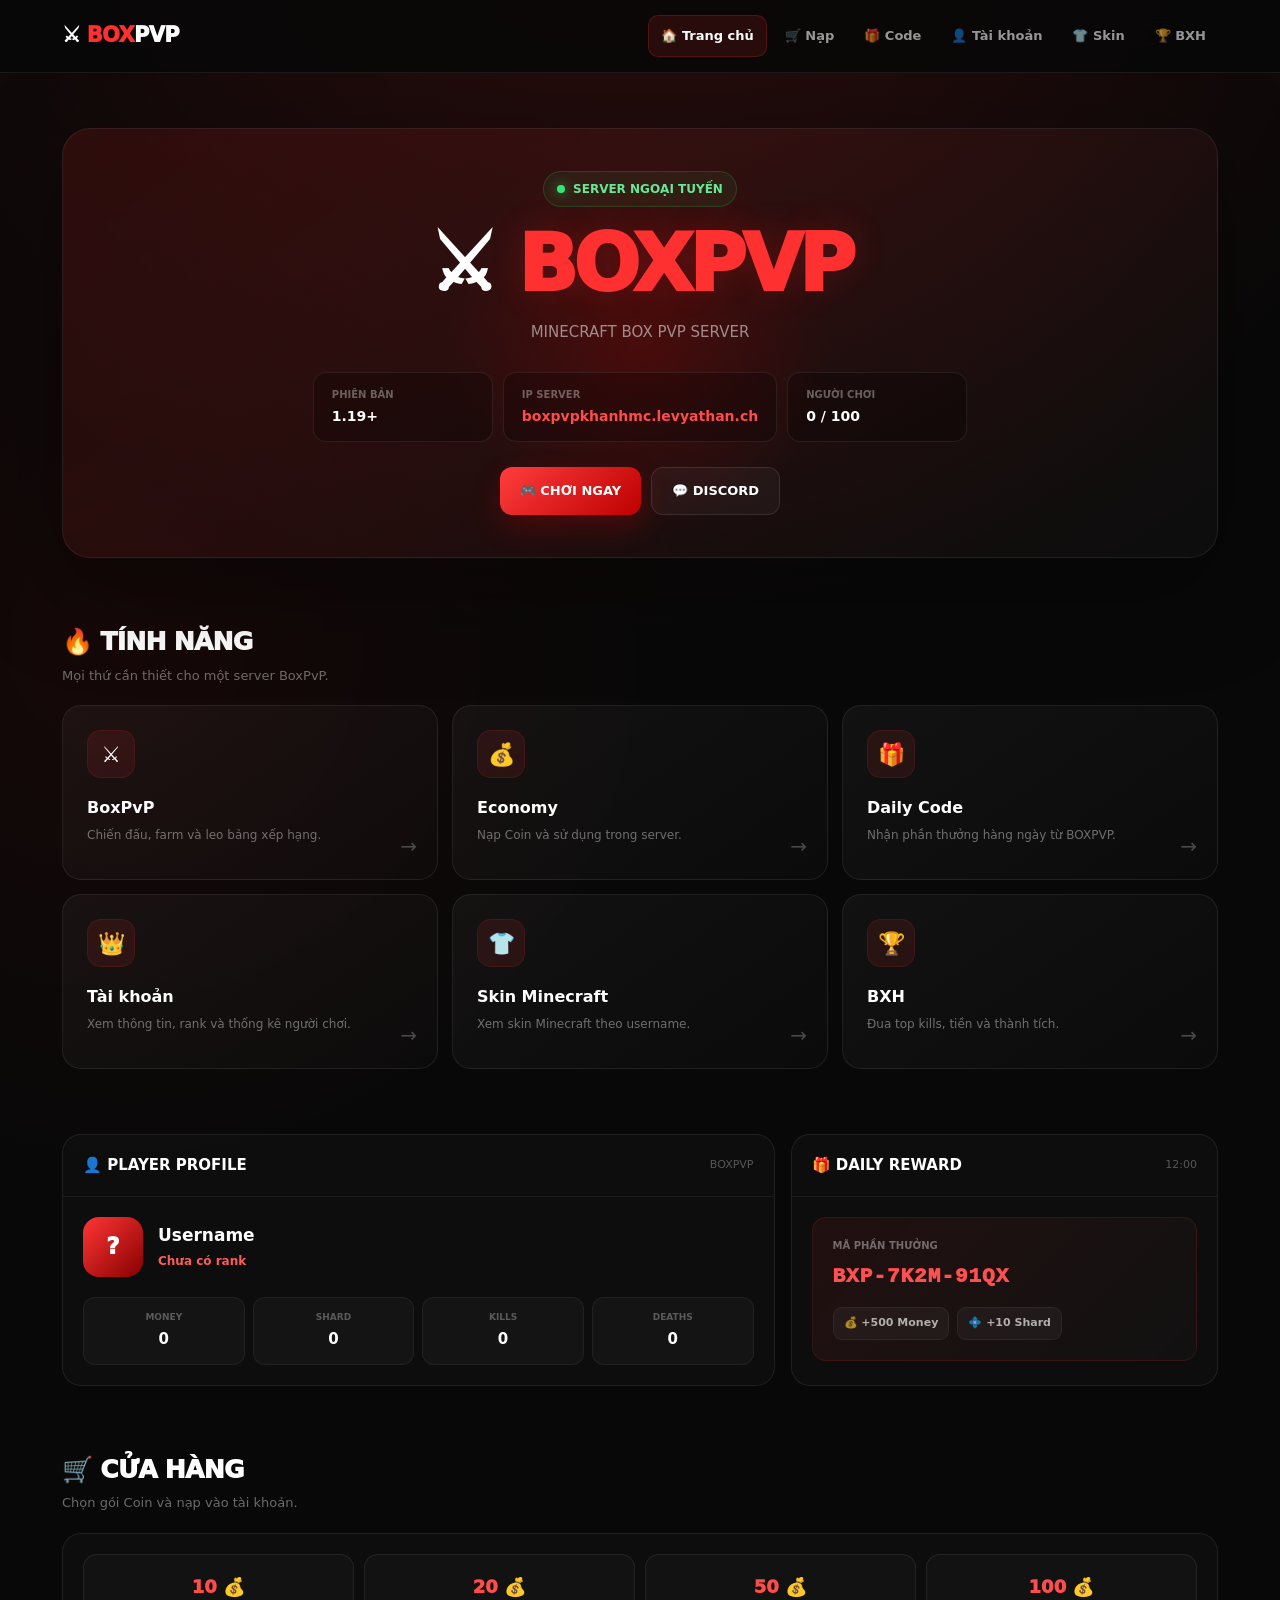
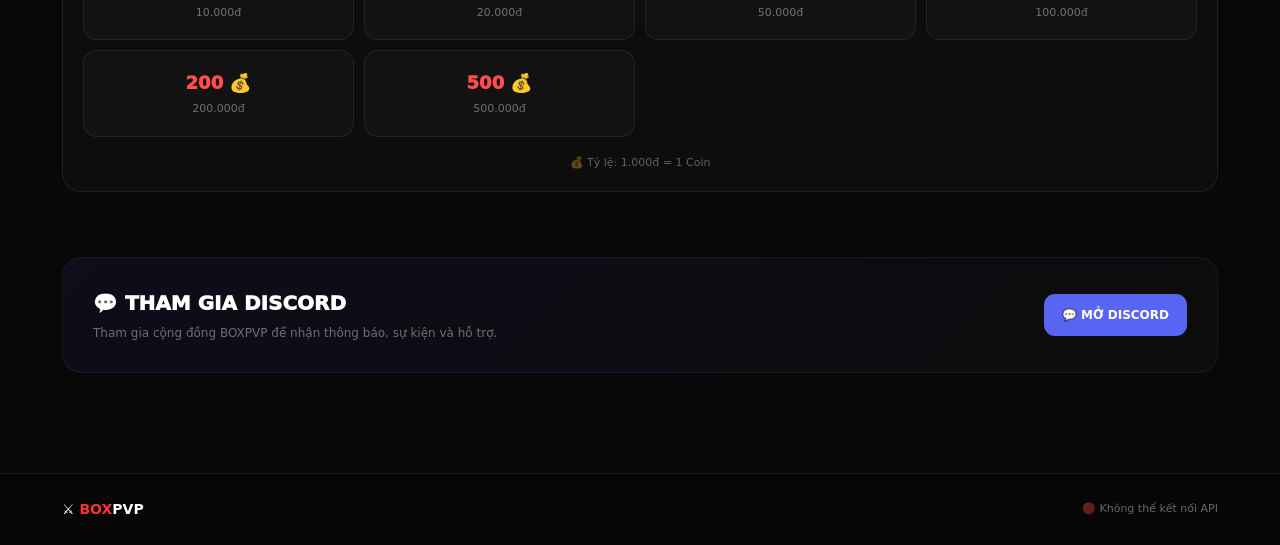
<file: index.html>
<!DOCTYPE html>
<html lang="vi">

<head>

    <meta charset="UTF-8">

    <meta
        name="viewport"
        content="width=device-width, initial-scale=1.0"
    >

    <title>BOXPVP | Minecraft BoxPvP</title>

    <meta
        name="description"
        content="BOXPVP Minecraft BoxPvP Server"
    >

    <style>

        * {
            box-sizing: border-box;
            margin: 0;
            padding: 0;
        }


        html {
            scroll-behavior: smooth;
        }


        body {
            font-family:
                Inter,
                system-ui,
                -apple-system,
                BlinkMacSystemFont,
                "Segoe UI",
                sans-serif;

            background:
                radial-gradient(
                    circle at 50% -10%,
                    rgba(255, 40, 40, .16),
                    transparent 35%
                ),
                radial-gradient(
                    circle at 10% 30%,
                    rgba(255, 0, 0, .06),
                    transparent 30%
                ),
                #080808;

            color: white;

            min-height: 100vh;

            line-height: 1.5;
        }


        a {
            color: inherit;
            text-decoration: none;
        }


        button {
            font-family: inherit;
        }


        /* =====================================================
           HEADER
        ===================================================== */

        header {
            position: sticky;

            top: 0;

            z-index: 1000;

            width: 100%;

            border-bottom:
                1px solid
                rgba(255,255,255,.07);

            background:
                rgba(8,8,8,.86);

            backdrop-filter:
                blur(18px);
        }


        .navbar {
            max-width: 1200px;

            min-height: 72px;

            margin: auto;

            padding:
                0 22px;

            display: flex;

            align-items: center;

            justify-content: space-between;

            gap: 20px;
        }


        .logo {
            flex-shrink: 0;

            font-size: 21px;

            font-weight: 950;

            letter-spacing: -.7px;
        }


        .logo span {
            color:
                #ff3030;
        }


        nav {
            display: flex;

            align-items: center;

            gap: 6px;

            overflow-x: auto;
        }


        nav a {
            white-space: nowrap;

            padding:
                10px 12px;

            border-radius: 10px;

            color:
                rgba(255,255,255,.58);

            font-size: 13px;

            font-weight: 750;

            transition:
                .18s ease;
        }


        nav a:hover {
            color: white;

            background:
                rgba(255,255,255,.06);
        }


        nav a.active {
            color: white;

            background:
                rgba(255,48,48,.12);

            border:
                1px solid
                rgba(255,48,48,.2);
        }


        /* =====================================================
           MAIN
        ===================================================== */

        main {
            max-width: 1200px;

            margin: auto;

            padding:
                55px 22px 80px;
        }


        /* =====================================================
           HERO
        ===================================================== */

        .hero {
            position: relative;

            overflow: hidden;

            min-height: 430px;

            display: flex;

            align-items: center;

            justify-content: center;

            text-align: center;

            border:
                1px solid
                rgba(255,255,255,.07);

            border-radius: 28px;

            background:
                linear-gradient(
                    145deg,
                    rgba(255,40,40,.12),
                    rgba(255,255,255,.025)
                );

            box-shadow:
                0 30px 100px
                rgba(0,0,0,.35);
        }


        .hero::before {
            content: "";

            position: absolute;

            width: 420px;
            height: 420px;

            left: 50%;
            top: 50%;

            transform:
                translate(-50%, -50%);

            background:
                radial-gradient(
                    circle,
                    rgba(255,0,0,.16),
                    transparent 65%
                );

            pointer-events: none;
        }


        .hero-content {
            position: relative;

            z-index: 2;

            max-width: 800px;

            padding: 40px 20px;
        }


        .status-badge {
            display: inline-flex;

            align-items: center;

            gap: 8px;

            padding:
                8px 13px;

            margin-bottom: 20px;

            border-radius: 999px;

            background:
                rgba(30,200,90,.08);

            border:
                1px solid
                rgba(30,220,100,.18);

            color:
                #65e895;

            font-size: 12px;

            font-weight: 850;
        }


        .status-dot {
            width: 8px;
            height: 8px;

            border-radius: 50%;

            background:
                #31e875;

            box-shadow:
                0 0 12px
                rgba(49,232,117,.7);
        }


        .hero h1 {
            font-size:
                clamp(42px, 7vw, 78px);

            line-height: .95;

            font-weight: 950;

            letter-spacing:
                -4px;

            margin-bottom: 20px;
        }


        .hero h1 span {
            color:
                #ff3030;

            text-shadow:
                0 0 35px
                rgba(255,30,30,.2);
        }


        .hero-subtitle {
            color:
                rgba(255,255,255,.52);

            font-size: 15px;

            margin-bottom: 28px;
        }


        .server-info {
            display: flex;

            justify-content: center;

            align-items: stretch;

            flex-wrap: wrap;

            gap: 10px;

            margin-bottom: 25px;
        }


        .server-item {
            min-width: 180px;

            padding:
                14px 18px;

            border:
                1px solid
                rgba(255,255,255,.08);

            border-radius: 13px;

            background:
                rgba(0,0,0,.24);

            text-align: left;
        }


        .server-label {
            color:
                rgba(255,255,255,.35);

            font-size: 10px;

            font-weight: 800;

            text-transform: uppercase;

            margin-bottom: 4px;
        }


        .server-value {
            font-size: 14px;

            font-weight: 850;
        }


        .server-ip {
            cursor: pointer;

            color:
                #ff4b4b;
        }


        .server-ip:hover {
            text-decoration:
                underline;
        }


        .hero-buttons {
            display: flex;

            justify-content: center;

            gap: 10px;

            flex-wrap: wrap;
        }


        .btn {
            height: 48px;

            padding:
                0 20px;

            display: inline-flex;

            align-items: center;

            justify-content: center;

            gap: 8px;

            border-radius: 12px;

            font-size: 13px;

            font-weight: 900;

            cursor: pointer;

            transition:
                .18s ease;
        }


        .btn-primary {
            border: 0;

            background:
                linear-gradient(
                    135deg,
                    #ff3d3d,
                    #bd0000
                );

            color: white;

            box-shadow:
                0 12px 30px
                rgba(255,0,0,.2);
        }


        .btn-primary:hover {
            transform:
                translateY(-2px);

            box-shadow:
                0 17px 40px
                rgba(255,0,0,.28);
        }


        .btn-secondary {
            border:
                1px solid
                rgba(255,255,255,.1);

            background:
                rgba(255,255,255,.04);

            color: white;
        }


        .btn-secondary:hover {
            background:
                rgba(255,255,255,.08);

            transform:
                translateY(-2px);
        }


        /* =====================================================
           SECTION
        ===================================================== */

        .section {
            margin-top: 65px;
        }


        .section-head {
            display: flex;

            align-items: end;

            justify-content: space-between;

            gap: 20px;

            margin-bottom: 20px;
        }


        .section-title {
            font-size: 25px;

            font-weight: 950;

            letter-spacing:
                -.7px;
        }


        .section-subtitle {
            margin-top: 5px;

            color:
                rgba(255,255,255,.4);

            font-size: 13px;
        }


        /* =====================================================
           SIX FEATURE BOXES
        ===================================================== */

        .features {
            display: grid;

            grid-template-columns:
                repeat(3, 1fr);

            gap: 14px;
        }


        .feature {
            position: relative;

            min-height: 175px;

            padding: 24px;

            border:
                1px solid
                rgba(255,255,255,.075);

            border-radius: 19px;

            background:
                linear-gradient(
                    145deg,
                    rgba(255,255,255,.045),
                    rgba(255,255,255,.015)
                );

            cursor: pointer;

            transition:
                transform .2s ease,
                border-color .2s ease,
                background .2s ease;

            overflow: hidden;
        }


        .feature::after {
            content: "→";

            position: absolute;

            right: 20px;

            bottom: 18px;

            color:
                rgba(255,255,255,.25);

            font-size: 20px;

            transition:
                .2s ease;
        }


        .feature:hover {
            transform:
                translateY(-5px);

            border-color:
                rgba(255,48,48,.3);

            background:
                linear-gradient(
                    145deg,
                    rgba(255,48,48,.1),
                    rgba(255,255,255,.025)
                );
        }


        .feature:hover::after {
            color:
                #ff4040;

            transform:
                translateX(4px);
        }


        .feature-icon {
            width: 48px;
            height: 48px;

            display: flex;

            align-items: center;

            justify-content: center;

            margin-bottom: 18px;

            border-radius: 14px;

            background:
                rgba(255,48,48,.1);

            border:
                1px solid
                rgba(255,48,48,.12);

            font-size: 22px;
        }


        .feature h3 {
            font-size: 16px;

            font-weight: 900;

            margin-bottom: 6px;
        }


        .feature p {
            max-width: 270px;

            color:
                rgba(255,255,255,.4);

            font-size: 12px;

            line-height: 1.6;
        }


        /* =====================================================
           DASHBOARD GRID
        ===================================================== */

        .dashboard {
            display: grid;

            grid-template-columns:
                1.25fr .75fr;

            gap: 16px;
        }


        .panel {
            border:
                1px solid
                rgba(255,255,255,.075);

            border-radius: 19px;

            background:
                rgba(255,255,255,.025);

            overflow: hidden;
        }


        .panel-header {
            display: flex;

            align-items: center;

            justify-content: space-between;

            padding:
                19px 20px;

            border-bottom:
                1px solid
                rgba(255,255,255,.065);
        }


        .panel-header h3 {
            font-size: 15px;

            font-weight: 900;
        }


        .panel-header span {
            color:
                rgba(255,255,255,.3);

            font-size: 11px;
        }


        .panel-body {
            padding: 20px;
        }


        /* =====================================================
           PLAYER PROFILE
        ===================================================== */

        .profile {
            display: flex;

            align-items: center;

            gap: 15px;

            margin-bottom: 20px;
        }


        .avatar {
            width: 60px;
            height: 60px;

            flex-shrink: 0;

            display: flex;

            align-items: center;

            justify-content: center;

            border-radius: 16px;

            background:
                linear-gradient(
                    135deg,
                    #ff3636,
                    #870000
                );

            font-size: 23px;

            font-weight: 950;
        }


        .profile-name {
            font-size: 17px;

            font-weight: 900;
        }


        .profile-rank {
            margin-top: 3px;

            color:
                #ff5a5a;

            font-size: 12px;

            font-weight: 800;
        }


        .stats {
            display: grid;

            grid-template-columns:
                repeat(4, 1fr);

            gap: 8px;
        }


        .stat {
            padding:
                13px 10px;

            border-radius: 12px;

            background:
                rgba(255,255,255,.03);

            border:
                1px solid
                rgba(255,255,255,.055);

            text-align: center;
        }


        .stat-label {
            color:
                rgba(255,255,255,.3);

            font-size: 9px;

            text-transform: uppercase;

            font-weight: 800;
        }


        .stat-value {
            margin-top: 4px;

            font-size: 15px;

            font-weight: 900;
        }


        /* =====================================================
           DAILY CODE
        ===================================================== */

        .code-box {
            padding: 20px;

            border-radius: 14px;

            background:
                linear-gradient(
                    135deg,
                    rgba(255,48,48,.09),
                    rgba(255,255,255,.02)
                );

            border:
                1px solid
                rgba(255,48,48,.12);
        }


        .code-label {
            color:
                rgba(255,255,255,.38);

            font-size: 10px;

            font-weight: 850;

            text-transform: uppercase;

            margin-bottom: 8px;
        }


        .code-value {
            font-family:
                ui-monospace,
                SFMono-Regular,
                Consolas,
                monospace;

            font-size: 21px;

            font-weight: 950;

            letter-spacing: 1px;

            color:
                #ff5050;
        }


        .reward-list {
            display: flex;

            gap: 8px;

            margin-top: 15px;

            flex-wrap: wrap;
        }


        .reward {
            padding:
                7px 10px;

            border-radius: 9px;

            background:
                rgba(255,255,255,.04);

            border:
                1px solid
                rgba(255,255,255,.06);

            color:
                rgba(255,255,255,.65);

            font-size: 11px;

            font-weight: 750;
        }


        /* =====================================================
           STORE
        ===================================================== */

        .store-grid {
            display: grid;

            grid-template-columns:
                repeat(4, 1fr);

            gap: 10px;
        }


        .store-item {
            padding:
                18px 12px;

            border-radius: 14px;

            background:
                rgba(255,255,255,.025);

            border:
                1px solid
                rgba(255,255,255,.07);

            text-align: center;

            transition:
                .18s ease;
        }


        .store-item:hover {
            border-color:
                rgba(255,48,48,.25);

            background:
                rgba(255,48,48,.06);

            transform:
                translateY(-2px);
        }


        .store-coins {
            font-size: 18px;

            font-weight: 950;

            color:
                #ff4c4c;
        }


        .store-price {
            margin-top: 5px;

            color:
                rgba(255,255,255,.4);

            font-size: 11px;
        }


        /* =====================================================
           DISCORD
        ===================================================== */

        .discord {
            position: relative;

            overflow: hidden;

            padding: 30px;

            border:
                1px solid
                rgba(100,100,255,.12);

            border-radius: 20px;

            background:
                linear-gradient(
                    135deg,
                    rgba(80,80,255,.08),
                    rgba(255,255,255,.02)
                );

            display: flex;

            align-items: center;

            justify-content: space-between;

            gap: 20px;
        }


        .discord h2 {
            font-size: 20px;

            font-weight: 950;
        }


        .discord p {
            margin-top: 6px;

            color:
                rgba(255,255,255,.4);

            font-size: 12px;
        }


        .discord-button {
            flex-shrink: 0;

            padding:
                12px 18px;

            border-radius: 11px;

            background:
                #5865f2;

            color: white;

            font-size: 12px;

            font-weight: 900;

            transition:
                .18s ease;
        }


        .discord-button:hover {
            transform:
                translateY(-2px);

            filter:
                brightness(1.1);
        }


        /* =====================================================
           FOOTER
        ===================================================== */

        footer {
            border-top:
                1px solid
                rgba(255,255,255,.07);

            margin-top: 20px;

            background:
                rgba(0,0,0,.2);
        }


        .footer-inner {
            max-width: 1200px;

            margin: auto;

            padding:
                25px 22px;

            display: flex;

            align-items: center;

            justify-content: space-between;

            gap: 20px;

            flex-wrap: wrap;
        }


        .footer-brand {
            font-weight: 900;

            font-size: 14px;
        }


        .footer-brand span {
            color:
                #ff3030;
        }


        .footer-status {
            color:
                rgba(255,255,255,.4);

            font-size: 11px;
        }


        /* =====================================================
           TOAST
        ===================================================== */

        .toast {
            position: fixed;

            left: 50%;

            bottom: 25px;

            z-index: 9999;

            transform:
                translate(-50%, 20px);

            opacity: 0;

            pointer-events: none;

            padding:
                13px 18px;

            border-radius: 12px;

            background:
                #181818;

            border:
                1px solid
                rgba(255,255,255,.1);

            box-shadow:
                0 15px 45px
                rgba(0,0,0,.4);

            color: white;

            font-size: 13px;

            font-weight: 750;

            transition:
                .25s ease;
        }


        .toast.show {
            opacity: 1;

            transform:
                translate(-50%, 0);
        }


        /* =====================================================
           MOBILE
        ===================================================== */

        @media (max-width: 900px) {

            .features {
                grid-template-columns:
                    repeat(2, 1fr);
            }


            .dashboard {
                grid-template-columns:
                    1fr;
            }

        }


        @media (max-width: 650px) {

            .navbar {
                min-height: auto;

                flex-direction: column;

                align-items: stretch;

                padding:
                    14px;
            }


            .logo {
                text-align: center;
            }


            nav {
                justify-content:
                    flex-start;
            }


            main {
                padding:
                    25px 14px 55px;
            }


            .hero {
                min-height: auto;

                border-radius: 20px;
            }


            .hero-content {
                padding:
                    45px 16px;
            }


            .hero h1 {
                font-size: 46px;

                letter-spacing:
                    -2px;
            }


            .server-info {
                flex-direction:
                    column;
            }


            .server-item {
                width: 100%;
            }


            .features {
                grid-template-columns:
                    1fr;
            }


            .feature {
                min-height: 145px;
            }


            .stats {
                grid-template-columns:
                    repeat(2, 1fr);
            }


            .store-grid {
                grid-template-columns:
                    repeat(2, 1fr);
            }


            .discord {
                flex-direction:
                    column;

                align-items:
                    flex-start;
            }


            .discord-button {
                width: 100%;

                text-align: center;
            }


            .footer-inner {
                flex-direction:
                    column;

                align-items:
                    flex-start;
            }

        }

    </style>

</head>


<body>


<!-- =====================================================
     HEADER
===================================================== -->

<header>

    <div class="navbar">

        <a
            href="/"
            class="logo"
        >
            ⚔️ <span>BOX</span>PVP
        </a>


        <nav>

            <a
                href="/"
                class="active"
            >
                🏠 Trang chủ
            </a>

            <a href="/topup/">
                🛒 Nạp
            </a>

            <a href="/code/">
                🎁 Code
            </a>

            <a href="/account/">
                👤 Tài khoản
            </a>

            <a href="/skin/">
                👕 Skin
            </a>

            <a href="/ranking/">
                🏆 BXH
            </a>

        </nav>

    </div>

</header>


<!-- =====================================================
     MAIN
===================================================== -->

<main>


    <!-- =================================================
         HERO
    ================================================== -->

    <section class="hero">

        <div class="hero-content">

            <div class="status-badge">

                <span class="status-dot"></span>

                <span id="serverStatus">
                    ĐANG KIỂM TRA
                </span>

            </div>


            <h1>
                ⚔️ <span>BOXPVP</span>
            </h1>


            <p class="hero-subtitle">
                MINECRAFT BOX PVP SERVER
            </p>


            <div class="server-info">


                <div class="server-item">

                    <div class="server-label">
                        Phiên bản
                    </div>

                    <div
                        class="server-value"
                        id="serverVersion"
                    >
                        1.19+
                    </div>

                </div>


                <div class="server-item">

                    <div class="server-label">
                        IP SERVER
                    </div>

                    <div
                        class="server-value server-ip"
                        id="serverIp"
                    >
                        boxpvpkhanhmc.levyathan.ch
                    </div>

                </div>


                <div class="server-item">

                    <div class="server-label">
                        Người chơi
                    </div>

                    <div
                        class="server-value"
                        id="serverPlayers"
                    >
                        0 / 100
                    </div>

                </div>


            </div>


            <div class="hero-buttons">

                <button
                    class="btn btn-primary"
                    id="playButton"
                >
                    🎮 CHƠI NGAY
                </button>


                <a
                    class="btn btn-secondary"
                    href="https://discord.gg/ttxmvuQmr"
                    target="_blank"
                    rel="noopener noreferrer"
                >
                    💬 DISCORD
                </a>

            </div>

        </div>

    </section>


    <!-- =================================================
         FEATURES
    ================================================== -->

    <section class="section">

        <div class="section-head">

            <div>

                <h2 class="section-title">
                    🔥 TÍNH NĂNG
                </h2>

                <p class="section-subtitle">
                    Mọi thứ cần thiết cho một server BoxPvP.
                </p>

            </div>

        </div>


        <div class="features">


            <a
                class="feature feature-click"
                href="/boxpvp/"
                data-url="/boxpvp/"
            >

                <div class="feature-icon">
                    ⚔️
                </div>

                <h3>
                    BoxPvP
                </h3>

                <p>
                    Chiến đấu, farm và leo bảng xếp hạng.
                </p>

            </a>


            <a
                class="feature feature-click"
                href="/topup/"
                data-url="/topup/"
            >

                <div class="feature-icon">
                    💰
                </div>

                <h3>
                    Economy
                </h3>

                <p>
                    Nạp Coin và sử dụng trong server.
                </p>

            </a>


            <a
                class="feature feature-click"
                href="/code/"
                data-url="/code/"
            >

                <div class="feature-icon">
                    🎁
                </div>

                <h3>
                    Daily Code
                </h3>

                <p>
                    Nhận phần thưởng hàng ngày từ BOXPVP.
                </p>

            </a>


            <a
                class="feature feature-click"
                href="/account/"
                data-url="/account/"
            >

                <div class="feature-icon">
                    👑
                </div>

                <h3>
                    Tài khoản
                </h3>

                <p>
                    Xem thông tin, rank và thống kê người chơi.
                </p>

            </a>


            <a
                class="feature feature-click"
                href="/skin/"
                data-url="/skin/"
            >

                <div class="feature-icon">
                    👕
                </div>

                <h3>
                    Skin Minecraft
                </h3>

                <p>
                    Xem skin Minecraft theo username.
                </p>

            </a>


            <a
                class="feature feature-click"
                href="/ranking/"
                data-url="/ranking/"
            >

                <div class="feature-icon">
                    🏆
                </div>

                <h3>
                    BXH
                </h3>

                <p>
                    Đua top kills, tiền và thành tích.
                </p>

            </a>


        </div>

    </section>


    <!-- =================================================
         DASHBOARD
    ================================================== -->

    <section class="section">


        <div class="dashboard">


            <!-- PROFILE -->

            <div class="panel">

                <div class="panel-header">

                    <h3>
                        👤 PLAYER PROFILE
                    </h3>

                    <span>
                        BOXPVP
                    </span>

                </div>


                <div class="panel-body">


                    <div class="profile">

                        <div
                            class="avatar"
                            id="profileAvatar"
                        >
                            ?
                        </div>


                        <div>

                            <div
                                class="profile-name"
                                id="profileUsername"
                            >
                                Username
                            </div>


                            <div class="profile-rank">
                                Chưa có rank
                            </div>

                        </div>

                    </div>


                    <div class="stats">


                        <div class="stat">

                            <div class="stat-label">
                                Money
                            </div>

                            <div
                                class="stat-value"
                                id="profileMoney"
                            >
                                0
                            </div>

                        </div>


                        <div class="stat">

                            <div class="stat-label">
                                Shard
                            </div>

                            <div
                                class="stat-value"
                                id="profileShard"
                            >
                                0
                            </div>

                        </div>


                        <div class="stat">

                            <div class="stat-label">
                                Kills
                            </div>

                            <div
                                class="stat-value"
                                id="profileKills"
                            >
                                0
                            </div>

                        </div>


                        <div class="stat">

                            <div class="stat-label">
                                Deaths
                            </div>

                            <div
                                class="stat-value"
                                id="profileDeaths"
                            >
                                0
                            </div>

                        </div>


                    </div>

                </div>

            </div>


            <!-- DAILY CODE -->

            <div class="panel">

                <div class="panel-header">

                    <h3>
                        🎁 DAILY REWARD
                    </h3>

                    <span>
                        12:00
                    </span>

                </div>


                <div class="panel-body">

                    <div class="code-box">

                        <div class="code-label">
                            MÃ PHẦN THƯỞNG
                        </div>


                        <div class="code-value">
                            BXP-7K2M-91QX
                        </div>


                        <div class="reward-list">

                            <div class="reward">
                                💰 +500 Money
                            </div>

                            <div class="reward">
                                💠 +10 Shard
                            </div>

                        </div>

                    </div>

                </div>

            </div>


        </div>

    </section>


    <!-- =================================================
         STORE
    ================================================== -->

    <section class="section">

        <div class="section-head">

            <div>

                <h2 class="section-title">
                    🛒 CỬA HÀNG
                </h2>

                <p class="section-subtitle">
                    Chọn gói Coin và nạp vào tài khoản.
                </p>

            </div>

        </div>


        <div class="panel">

            <div class="panel-body">


                <div class="store-grid">


                    <a
                        href="/topup/"
                        class="store-item"
                    >

                        <div class="store-coins">
                            10 💰
                        </div>

                        <div class="store-price">
                            10.000đ
                        </div>

                    </a>


                    <a
                        href="/topup/"
                        class="store-item"
                    >

                        <div class="store-coins">
                            20 💰
                        </div>

                        <div class="store-price">
                            20.000đ
                        </div>

                    </a>


                    <a
                        href="/topup/"
                        class="store-item"
                    >

                        <div class="store-coins">
                            50 💰
                        </div>

                        <div class="store-price">
                            50.000đ
                        </div>

                    </a>


                    <a
                        href="/topup/"
                        class="store-item"
                    >

                        <div class="store-coins">
                            100 💰
                        </div>

                        <div class="store-price">
                            100.000đ
                        </div>

                    </a>


                    <a
                        href="/topup/"
                        class="store-item"
                    >

                        <div class="store-coins">
                            200 💰
                        </div>

                        <div class="store-price">
                            200.000đ
                        </div>

                    </a>


                    <a
                        href="/topup/"
                        class="store-item"
                    >

                        <div class="store-coins">
                            500 💰
                        </div>

                        <div class="store-price">
                            500.000đ
                        </div>

                    </a>


                </div>


                <div style="
                    margin-top:18px;
                    text-align:center;
                    color:rgba(255,255,255,.35);
                    font-size:11px;
                ">
                    💰 Tỷ lệ: 1.000đ = 1 Coin
                </div>


            </div>

        </div>

    </section>


    <!-- =================================================
         DISCORD
    ================================================== -->

    <section class="section">

        <div class="discord">


            <div>

                <h2>
                    💬 THAM GIA DISCORD
                </h2>

                <p>
                    Tham gia cộng đồng BOXPVP để nhận
                    thông báo, sự kiện và hỗ trợ.
                </p>

            </div>


            <a
                class="discord-button"
                href="https://discord.gg/ttxmvuQmr"
                target="_blank"
                rel="noopener noreferrer"
            >
                💬 MỞ DISCORD
            </a>


        </div>

    </section>


</main>


<!-- =====================================================
     FOOTER
===================================================== -->

<footer>

    <div class="footer-inner">

        <div class="footer-brand">
            ⚔️ <span>BOX</span>PVP
        </div>


        <div
            class="footer-status"
            id="footerServerStatus"
        >
            🔄 Đang kiểm tra server...
        </div>

    </div>

</footer>


<!-- =====================================================
     TOAST
===================================================== -->

<div
    class="toast"
    id="toast"
></div>


<script>

    /* =====================================================
       CONFIG
    ===================================================== */

    const API_URL =
        "https://boxpvp-backend.vercel.app";


    /*
     * IP CỐ ĐỊNH
     *
     * API KHÔNG ĐƯỢC PHÉP THAY ĐỔI IP NÀY.
     */

    const SERVER_IP =
        "boxpvpkhanhmc.levyathan.ch";


    /*
     * VERSION CỐ ĐỊNH
     */

    const SERVER_VERSION =
        "1.19+";


    /* =====================================================
       TOAST
    ===================================================== */

    const toast =
        document.getElementById("toast");


    function showToast(message) {

        if (!toast) return;


        toast.textContent =
            message;


        toast.classList.add(
            "show"
        );


        clearTimeout(
            window.toastTimer
        );


        window.toastTimer =
            setTimeout(() => {

                toast.classList.remove(
                    "show"
                );

            }, 2600);

    }


    /* =====================================================
       SERVER IP
    ===================================================== */

    function setServerIP() {

        const element =
            document.getElementById(
                "serverIp"
            );


        if (element) {

            element.textContent =
                SERVER_IP;

        }

    }


    /* =====================================================
       SERVER VERSION
    ===================================================== */

    function setServerVersion() {

        const element =
            document.getElementById(
                "serverVersion"
            );


        if (element) {

            element.textContent =
                SERVER_VERSION;

        }

    }


    /* =====================================================
       COPY IP
    ===================================================== */

    async function copyServerIP() {

        try {

            await navigator.clipboard.writeText(
                SERVER_IP
            );


            showToast(
                `📋 Đã sao chép IP: ${SERVER_IP}`
            );

        } catch {

            showToast(
                `🎮 IP server: ${SERVER_IP}`
            );

        }

    }


    const serverIpElement =
        document.getElementById(
            "serverIp"
        );


    if (serverIpElement) {

        serverIpElement.addEventListener(
            "click",
            copyServerIP
        );

    }


    /* =====================================================
       PLAY BUTTON
    ===================================================== */

    const playButton =
        document.getElementById(
            "playButton"
        );


    if (playButton) {

        playButton.addEventListener(
            "click",
            async () => {

                await copyServerIP();


                showToast(
                    `🎮 Đã sao chép ${SERVER_IP}. Mở Minecraft để tham gia!`
                );

            }
        );

    }


    /* =====================================================
       SERVER API
       
       CHỈ LẤY:
       - online
       - players
       - maxPlayers

       KHÔNG LẤY:
       - ip
       - version
    ===================================================== */

    async function loadServerStatus() {

        try {

            const response =
                await fetch(
                    `${API_URL}/api/server`,
                    {
                        cache:
                            "no-store"
                    }
                );


            if (!response.ok) {

                throw new Error(
                    "API Error"
                );

            }


            const data =
                await response.json();


            const online =
                Boolean(
                    data.online
                );


            const players =
                Number(
                    data.players ?? 0
                );


            const maxPlayers =
                Number(
                    data.maxPlayers ?? 100
                );


            /* =============================================
               STATUS
            ============================================= */

            const status =
                document.getElementById(
                    "serverStatus"
                );


            if (status) {

                status.textContent =
                    online
                        ? "SERVER ĐANG HOẠT ĐỘNG"
                        : "SERVER NGOẠI TUYẾN";

            }


            /* =============================================
               PLAYER
            ============================================= */

            const playerElement =
                document.getElementById(
                    "serverPlayers"
                );


            if (playerElement) {

                playerElement.textContent =
                    `${players} / ${maxPlayers}`;

            }


            /* =============================================
               FOOTER
            ============================================= */

            const footer =
                document.getElementById(
                    "footerServerStatus"
                );


            if (footer) {

                footer.textContent =
                    online
                        ? `🟢 Trực tuyến • ${players}/${maxPlayers}`
                        : "🔴 Ngoại tuyến";

            }


            /*
             * QUAN TRỌNG:
             *
             * Không có:
             *
             * data.ip
             *
             * data.version
             *
             * nên API không thể đổi IP/version.
             */

            setServerIP();

            setServerVersion();

        } catch (error) {

            console.error(
                "BOXPVP API:",
                error
            );


            const status =
                document.getElementById(
                    "serverStatus"
                );


            if (status) {

                status.textContent =
                    "SERVER NGOẠI TUYẾN";

            }


            const footer =
                document.getElementById(
                    "footerServerStatus"
                );


            if (footer) {

                footer.textContent =
                    "🔴 Không thể kết nối API";

            }


            /*
             * API lỗi thì IP vẫn giữ nguyên.
             */

            setServerIP();

            setServerVersion();

        }

    }


    /* =====================================================
       USERNAME
    ===================================================== */

    function loadUsername() {

        const username =
            localStorage.getItem(
                "boxpvp_username"
            );


        if (!username) {

            return;

        }


        const avatar =
            document.getElementById(
                "profileAvatar"
            );


        const profileUsername =
            document.getElementById(
                "profileUsername"
            );


        if (avatar) {

            avatar.textContent =
                username
                    .charAt(0)
                    .toUpperCase();

        }


        if (profileUsername) {

            profileUsername.textContent =
                username;

        }

    }


    /* =====================================================
       START
    ===================================================== */

    setServerIP();

    setServerVersion();

    loadUsername();

    loadServerStatus();


    /* =====================================================
       UPDATE EVERY 30 SECONDS
    ===================================================== */

    setInterval(
        loadServerStatus,
        30000
    );

</script>


</body>

</html>
</file>
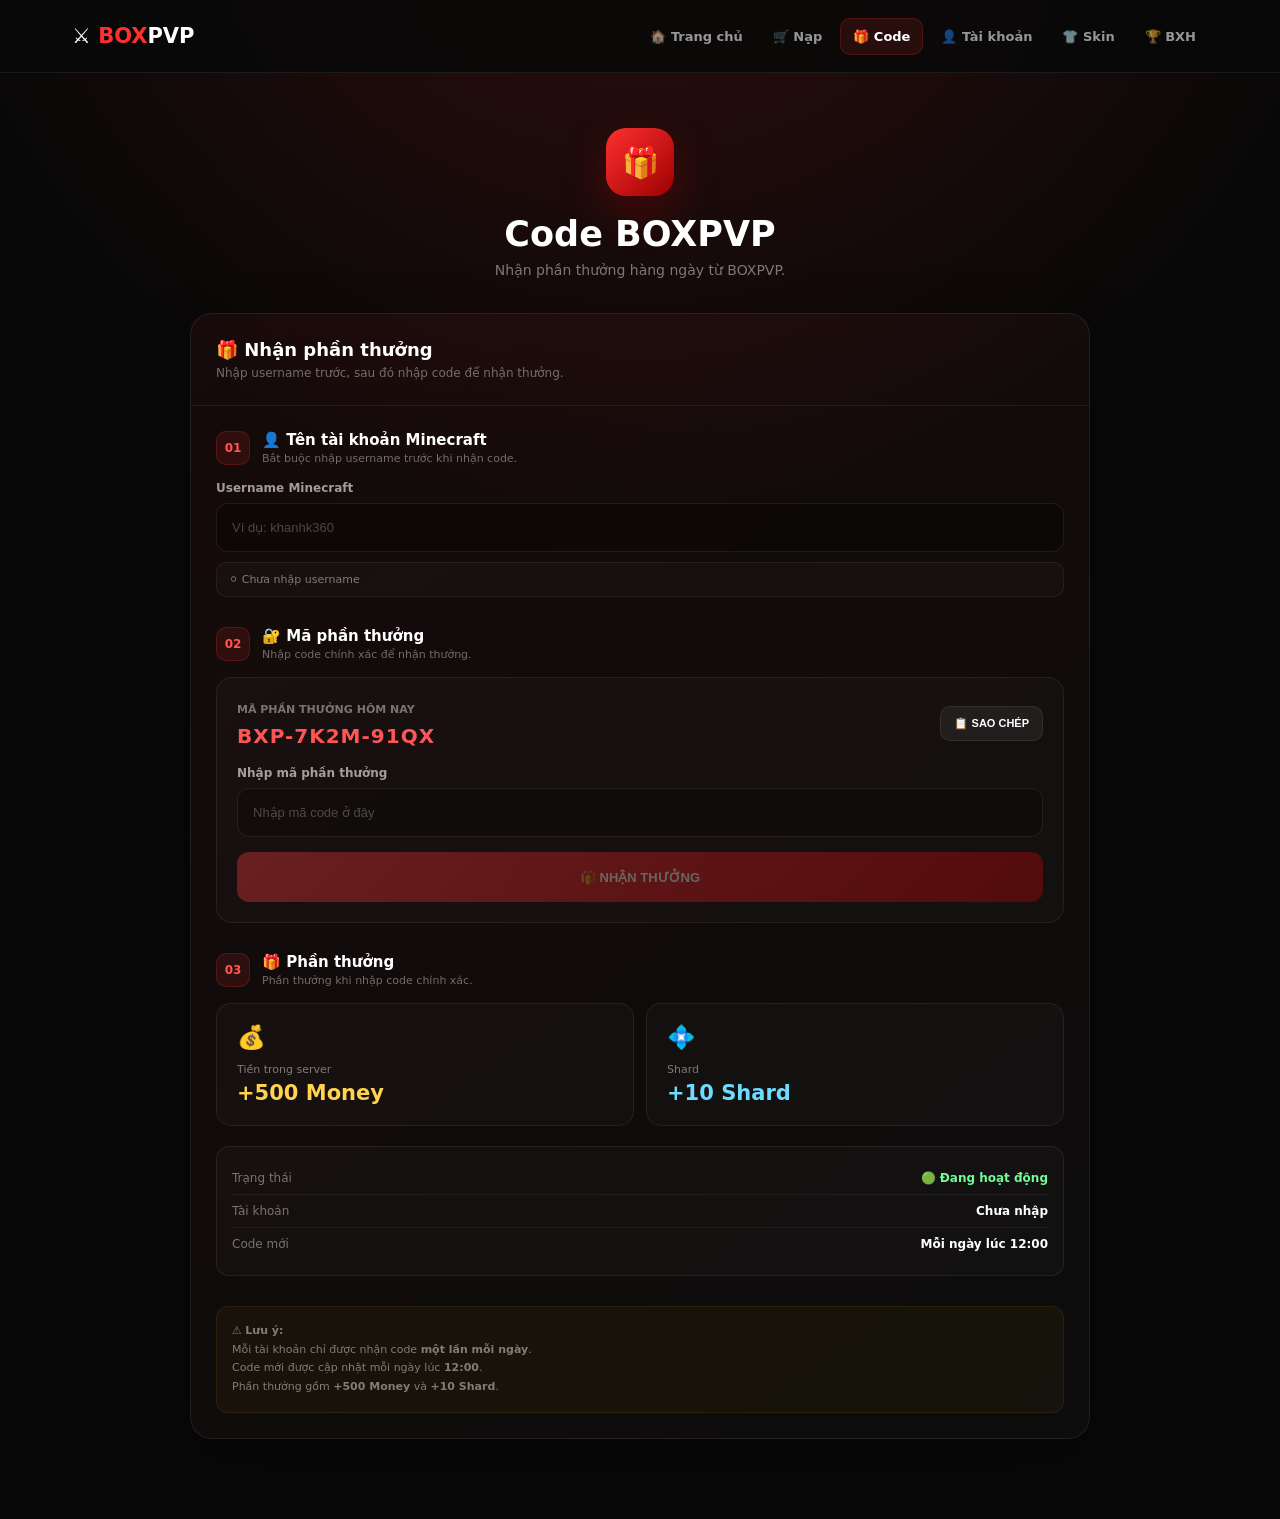
<file: account/index.html>
<!DOCTYPE html>
<html lang="vi">

<head>
    <meta charset="UTF-8">

    <meta
        name="viewport"
        content="width=device-width, initial-scale=1.0"
    >

    <title>Code | BOXPVP</title>

    <meta
        name="description"
        content="Nhận code thưởng BOXPVP"
    >

    <style>

        * {
            box-sizing: border-box;
            margin: 0;
            padding: 0;
        }

        body {
            font-family:
                Inter,
                system-ui,
                -apple-system,
                BlinkMacSystemFont,
                "Segoe UI",
                sans-serif;

            min-height: 100vh;

            color: white;

            background:
                radial-gradient(
                    circle at 50% -15%,
                    rgba(255,40,40,.18),
                    transparent 40%
                ),
                #080808;
        }


        /* =====================================================
           HEADER
        ===================================================== */

        header {
            position: sticky;
            top: 0;
            z-index: 100;

            border-bottom:
                1px solid rgba(255,255,255,.08);

            background:
                rgba(8,8,8,.88);

            backdrop-filter:
                blur(18px);
        }


        .navbar {
            max-width: 1180px;

            min-height: 72px;

            margin: auto;

            padding:
                0 22px;

            display: flex;

            align-items: center;

            justify-content: space-between;

            gap: 20px;
        }


        .logo {
            color: white;

            text-decoration: none;

            font-size: 21px;

            font-weight: 900;

            white-space: nowrap;
        }


        .logo span {
            color:
                #ff3030;
        }


        nav {
            display: flex;

            align-items: center;

            gap: 6px;
        }


        nav a {
            color:
                rgba(255,255,255,.58);

            text-decoration: none;

            padding:
                10px 12px;

            border-radius:
                10px;

            font-size: 13px;

            font-weight: 700;

            transition:
                .18s ease;
        }


        nav a:hover {
            color: white;

            background:
                rgba(255,255,255,.06);
        }


        nav a.active {
            color: white;

            background:
                rgba(255,48,48,.12);

            border:
                1px solid
                rgba(255,48,48,.2);
        }


        /* =====================================================
           MAIN
        ===================================================== */

        main {
            width:
                min(
                    900px,
                    calc(100% - 30px)
                );

            margin:
                auto;

            padding:
                55px 0 80px;
        }


        .hero {
            text-align: center;

            margin-bottom:
                35px;
        }


        .hero-icon {
            width: 68px;
            height: 68px;

            margin:
                0 auto 18px;

            display: flex;

            align-items: center;

            justify-content: center;

            border-radius:
                20px;

            background:
                linear-gradient(
                    135deg,
                    #ff3030,
                    #9d0000
                );

            box-shadow:
                0 15px 45px
                rgba(255,0,0,.22);

            font-size:
                30px;
        }


        .hero h1 {
            font-size:
                35px;

            font-weight:
                900;
        }


        .hero p {
            margin-top:
                8px;

            color:
                rgba(255,255,255,.45);

            font-size:
                14px;
        }


        /* =====================================================
           CARD
        ===================================================== */

        .card {
            border:
                1px solid
                rgba(255,255,255,.08);

            border-radius:
                22px;

            background:
                linear-gradient(
                    145deg,
                    rgba(255,48,48,.06),
                    rgba(255,255,255,.02)
                );

            box-shadow:
                0 20px 60px
                rgba(0,0,0,.3);

            overflow:
                hidden;
        }


        .card-header {
            padding:
                25px;

            border-bottom:
                1px solid
                rgba(255,255,255,.07);
        }


        .card-header h2 {
            font-size:
                18px;
        }


        .card-header p {
            margin-top:
                6px;

            color:
                rgba(255,255,255,.4);

            font-size:
                12px;
        }


        .content {
            padding:
                25px;
        }


        /* =====================================================
           STEP
        ===================================================== */

        .step {
            margin-bottom:
                30px;
        }


        .step:last-child {
            margin-bottom:
                0;
        }


        .step-title {
            display: flex;

            align-items: center;

            gap: 12px;

            margin-bottom:
                16px;
        }


        .number {
            width: 34px;
            height: 34px;

            flex-shrink: 0;

            display: flex;

            align-items: center;

            justify-content: center;

            border-radius:
                10px;

            color:
                #ff5555;

            background:
                rgba(255,48,48,.12);

            border:
                1px solid
                rgba(255,48,48,.2);

            font-size:
                12px;

            font-weight:
                900;
        }


        .step-title h3 {
            font-size:
                15px;
        }


        .step-title p {
            margin-top:
                3px;

            color:
                rgba(255,255,255,.4);

            font-size:
                11px;
        }


        /* =====================================================
           INPUT
        ===================================================== */

        label {
            display:
                block;

            margin-bottom:
                8px;

            color:
                rgba(255,255,255,.6);

            font-size:
                12px;

            font-weight:
                700;
        }


        .input {
            width:
                100%;

            height:
                49px;

            padding:
                0 15px;

            outline:
                none;

            border-radius:
                12px;

            border:
                1px solid
                rgba(255,255,255,.08);

            background:
                rgba(0,0,0,.25);

            color:
                white;

            font-size:
                13px;

            transition:
                .18s ease;
        }


        .input::placeholder {
            color:
                rgba(255,255,255,.25);
        }


        .input:focus {
            border-color:
                rgba(255,48,48,.65);

            box-shadow:
                0 0 0 3px
                rgba(255,48,48,.08);
        }


        /* =====================================================
           USER STATUS
        ===================================================== */

        .user-status {
            margin-top:
                10px;

            padding:
                10px 12px;

            border-radius:
                10px;

            color:
                rgba(255,255,255,.45);

            background:
                rgba(255,255,255,.025);

            border:
                1px solid
                rgba(255,255,255,.06);

            font-size:
                11px;
        }


        .user-status.valid {
            color:
                #73ff9a;

            background:
                rgba(50,255,110,.05);

            border-color:
                rgba(50,255,110,.12);
        }


        .user-status.error {
            color:
                #ff6b6b;

            background:
                rgba(255,50,50,.05);

            border-color:
                rgba(255,50,50,.12);
        }


        /* =====================================================
           CODE BOX
        ===================================================== */

        .code-box {
            padding:
                20px;

            border-radius:
                16px;

            background:
                rgba(255,255,255,.025);

            border:
                1px solid
                rgba(255,255,255,.07);
        }


        .today-code {
            display: flex;

            align-items: center;

            justify-content:
                space-between;

            gap:
                15px;

            margin-bottom:
                18px;
        }


        .today-code span {
            color:
                rgba(255,255,255,.42);

            font-size:
                11px;

            font-weight:
                700;
        }


        .code-value {
            margin-top:
                7px;

            color:
                #ff5555;

            font-size:
                20px;

            font-weight:
                900;

            letter-spacing:
                1px;
        }


        .copy {
            padding:
                10px 13px;

            border:
                1px solid
                rgba(255,255,255,.08);

            border-radius:
                10px;

            color:
                white;

            background:
                rgba(255,255,255,.06);

            cursor:
                pointer;

            font-size:
                11px;

            font-weight:
                800;

            transition:
                .18s ease;
        }


        .copy:hover {
            background:
                rgba(255,255,255,.1);
        }


        /* =====================================================
           CLAIM
        ===================================================== */

        .claim {
            width:
                100%;

            height:
                50px;

            margin-top:
                15px;

            border:
                0;

            border-radius:
                12px;

            color:
                white;

            background:
                linear-gradient(
                    135deg,
                    #ff3d3d,
                    #c70000
                );

            font-size:
                13px;

            font-weight:
                900;

            cursor:
                pointer;

            box-shadow:
                0 12px 30px
                rgba(255,0,0,.18);

            transition:
                .18s ease;
        }


        .claim:hover:not(:disabled) {
            transform:
                translateY(-2px);
        }


        .claim:disabled {
            opacity:
                .35;

            cursor:
                not-allowed;

            box-shadow:
                none;
        }


        /* =====================================================
           REWARD
        ===================================================== */

        .reward-grid {
            display: grid;

            grid-template-columns:
                1fr 1fr;

            gap:
                12px;
        }


        .reward {
            padding:
                20px;

            border-radius:
                15px;

            background:
                rgba(255,255,255,.025);

            border:
                1px solid
                rgba(255,255,255,.07);
        }


        .reward-icon {
            font-size:
                23px;
        }


        .reward-name {
            margin-top:
                12px;

            color:
                rgba(255,255,255,.45);

            font-size:
                11px;
        }


        .reward-value {
            margin-top:
                5px;

            font-size:
                21px;

            font-weight:
                900;
        }


        .money {
            color:
                #ffd34d;
        }


        .shard {
            color:
                #6ddcff;
        }


        /* =====================================================
           DAILY STATUS
        ===================================================== */

        .daily-status {
            margin-top:
                20px;

            padding:
                15px;

            border-radius:
                13px;

            background:
                rgba(255,255,255,.025);

            border:
                1px solid
                rgba(255,255,255,.07);
        }


        .daily-row {
            display: flex;

            align-items: center;

            justify-content:
                space-between;

            padding:
                9px 0;

            border-bottom:
                1px solid
                rgba(255,255,255,.05);

            font-size:
                12px;
        }


        .daily-row:last-child {
            border-bottom:
                0;
        }


        .daily-row span {
            color:
                rgba(255,255,255,.42);
        }


        .active {
            color:
                #6dff94;

            font-weight:
                800;
        }


        /* =====================================================
           INFO
        ===================================================== */

        .info {
            margin-top:
                20px;

            padding:
                15px;

            border-radius:
                12px;

            background:
                rgba(255,190,0,.04);

            border:
                1px solid
                rgba(255,190,0,.09);

            color:
                rgba(255,255,255,.45);

            font-size:
                11px;

            line-height:
                1.7;
        }


        /* =====================================================
           TOAST
        ===================================================== */

        .toast {
            position:
                fixed;

            left:
                50%;

            bottom:
                25px;

            z-index:
                999;

            transform:
                translate(-50%,20px);

            opacity:
                0;

            pointer-events:
                none;

            padding:
                13px 18px;

            border-radius:
                12px;

            background:
                #181818;

            border:
                1px solid
                rgba(255,255,255,.1);

            box-shadow:
                0 15px 45px
                rgba(0,0,0,.4);

            font-size:
                13px;

            font-weight:
                700;

            transition:
                .25s ease;
        }


        .toast.show {
            opacity:
                1;

            transform:
                translate(-50%,0);
        }


        /* =====================================================
           MOBILE
        ===================================================== */

        @media(max-width:650px) {

            .navbar {
                flex-direction:
                    column;

                padding:
                    14px 15px;
            }


            nav {
                width:
                    100%;

                overflow-x:
                    auto;
            }


            nav a {
                white-space:
                    nowrap;

                font-size:
                    12px;

                padding:
                    8px;
            }


            main {
                padding:
                    35px 0 60px;
            }


            .hero h1 {
                font-size:
                    28px;
            }


            .content {
                padding:
                    18px;
            }


            .reward-grid {
                grid-template-columns:
                    1fr;
            }


            .today-code {
                align-items:
                    flex-start;

                flex-direction:
                    column;
            }

        }

    </style>

</head>


<body>


<!-- =====================================================
     HEADER
===================================================== -->

<header>

    <div class="navbar">

        <a
            href="../index.html"
            class="logo"
        >
            ⚔️ <span>BOX</span>PVP
        </a>


        <nav>

            <a href="../index.html">
                🏠 Trang chủ
            </a>

            <a href="../topup/">
                🛒 Nạp
            </a>

            <a
                href="./"
                class="active"
            >
                🎁 Code
            </a>

            <a href="../account/">
                👤 Tài khoản
            </a>

            <a href="../skin/">
                👕 Skin
            </a>

            <a href="../ranking/">
                🏆 BXH
            </a>

        </nav>

    </div>

</header>


<!-- =====================================================
     MAIN
===================================================== -->

<main>


    <div class="hero">

        <div class="hero-icon">
            🎁
        </div>

        <h1>
            Code BOXPVP
        </h1>

        <p>
            Nhận phần thưởng hàng ngày từ BOXPVP.
        </p>

    </div>


    <section class="card">


        <div class="card-header">

            <h2>
                🎁 Nhận phần thưởng
            </h2>

            <p>
                Nhập username trước, sau đó nhập code để nhận thưởng.
            </p>

        </div>


        <div class="content">


            <!-- =================================================
                 STEP 1
            ================================================== -->

            <div class="step">

                <div class="step-title">

                    <div class="number">
                        01
                    </div>

                    <div>

                        <h3>
                            👤 Tên tài khoản Minecraft
                        </h3>

                        <p>
                            Bắt buộc nhập username trước khi nhận code.
                        </p>

                    </div>

                </div>


                <label for="username">
                    Username Minecraft
                </label>


                <input
                    class="input"
                    id="username"
                    type="text"
                    maxlength="16"
                    placeholder="Ví dụ: khanhk360"
                    autocomplete="off"
                >


                <div
                    class="user-status"
                    id="userStatus"
                >
                    ⚪ Chưa nhập username
                </div>

            </div>


            <!-- =================================================
                 STEP 2
            ================================================== -->

            <div class="step">

                <div class="step-title">

                    <div class="number">
                        02
                    </div>

                    <div>

                        <h3>
                            🔐 Mã phần thưởng
                        </h3>

                        <p>
                            Nhập code chính xác để nhận thưởng.
                        </p>

                    </div>

                </div>


                <div class="code-box">


                    <div class="today-code">

                        <div>

                            <span>
                                MÃ PHẦN THƯỞNG HÔM NAY
                            </span>

                            <div
                                class="code-value"
                                id="todayCode"
                            >
                                BXP-7K2M-91QX
                            </div>

                        </div>


                        <button
                            class="copy"
                            id="copyCode"
                            type="button"
                        >
                            📋 SAO CHÉP
                        </button>

                    </div>


                    <label for="codeInput">
                        Nhập mã phần thưởng
                    </label>


                    <input
                        class="input"
                        id="codeInput"
                        type="text"
                        placeholder="Nhập mã code ở đây"
                        autocomplete="off"
                    >


                    <button
                        class="claim"
                        id="claimButton"
                        type="button"
                        disabled
                    >
                        🎁 NHẬN THƯỞNG
                    </button>


                </div>

            </div>


            <!-- =================================================
                 STEP 3
            ================================================== -->

            <div class="step">

                <div class="step-title">

                    <div class="number">
                        03
                    </div>

                    <div>

                        <h3>
                            🎁 Phần thưởng
                        </h3>

                        <p>
                            Phần thưởng khi nhập code chính xác.
                        </p>

                    </div>

                </div>


                <div class="reward-grid">


                    <div class="reward">

                        <div class="reward-icon">
                            💰
                        </div>

                        <div class="reward-name">
                            Tiền trong server
                        </div>

                        <div class="reward-value money">
                            +500 Money
                        </div>

                    </div>


                    <div class="reward">

                        <div class="reward-icon">
                            💠
                        </div>

                        <div class="reward-name">
                            Shard
                        </div>

                        <div class="reward-value shard">
                            +10 Shard
                        </div>

                    </div>


                </div>


                <div class="daily-status">

                    <div class="daily-row">

                        <span>
                            Trạng thái
                        </span>

                        <strong
                            class="active"
                            id="statusText"
                        >
                            🟢 Đang hoạt động
                        </strong>

                    </div>


                    <div class="daily-row">

                        <span>
                            Tài khoản
                        </span>

                        <strong id="accountText">
                            Chưa nhập
                        </strong>

                    </div>


                    <div class="daily-row">

                        <span>
                            Code mới
                        </span>

                        <strong>
                            Mỗi ngày lúc 12:00
                        </strong>

                    </div>

                </div>

            </div>


            <div class="info">

                ⚠️ <strong>Lưu ý:</strong><br>

                Mỗi tài khoản chỉ được nhận code
                <strong>một lần mỗi ngày</strong>.<br>

                Code mới được cập nhật mỗi ngày lúc
                <strong>12:00</strong>.<br>

                Phần thưởng gồm
                <strong>+500 Money</strong>
                và
                <strong>+10 Shard</strong>.

            </div>


        </div>

    </section>

</main>


<!-- =====================================================
     TOAST
===================================================== -->

<div
    class="toast"
    id="toast"
></div>


<script>

    /* =====================================================
       CONFIG
    ===================================================== */

    const DAILY_CODE =
        "BXP-7K2M-91QX";


    const REWARD_MONEY =
        500;


    const REWARD_SHARD =
        10;


    /* =====================================================
       ELEMENTS
    ===================================================== */

    const usernameInput =
        document.getElementById(
            "username"
        );


    const codeInput =
        document.getElementById(
            "codeInput"
        );


    const claimButton =
        document.getElementById(
            "claimButton"
        );


    const userStatus =
        document.getElementById(
            "userStatus"
        );


    const accountText =
        document.getElementById(
            "accountText"
        );


    const statusText =
        document.getElementById(
            "statusText"
        );


    const copyCode =
        document.getElementById(
            "copyCode"
        );


    const toast =
        document.getElementById(
            "toast"
        );


    /* =====================================================
       TOAST
    ===================================================== */

    function showToast(message) {

        toast.textContent =
            message;

        toast.classList.add(
            "show"
        );

        clearTimeout(
            window.toastTimer
        );

        window.toastTimer =
            setTimeout(() => {

                toast.classList.remove(
                    "show"
                );

            }, 2600);

    }


    /* =====================================================
       TODAY KEY
    ===================================================== */

    function getTodayKey() {

        const now =
            new Date();

        return (
            now.getFullYear()
            + "-"
            + String(
                now.getMonth() + 1
            ).padStart(2, "0")
            + "-"
            + String(
                now.getDate()
            ).padStart(2, "0")
        );

    }


    /* =====================================================
       STORAGE KEY
    ===================================================== */

    function getClaimKey(username) {

        return (
            "boxpvp_code_claimed_"
            + username.toLowerCase()
            + "_"
            + getTodayKey()
        );

    }


    /* =====================================================
       USERNAME VALIDATION
    ===================================================== */

    function validUsername(username) {

        return /^[A-Za-z0-9_]{3,16}$/
            .test(username);

    }


    /* =====================================================
       CHECK USERNAME
    ===================================================== */

    function checkUsername() {

        const username =
            usernameInput.value.trim();


        accountText.textContent =
            username || "Chưa nhập";


        if (!username) {

            userStatus.textContent =
                "⚪ Chưa nhập username";

            userStatus.className =
                "user-status";

            updateButton();

            return false;

        }


        if (
            !validUsername(
                username
            )
        ) {

            userStatus.textContent =
                "🔴 Username không hợp lệ";

            userStatus.className =
                "user-status error";

            updateButton();

            return false;

        }


        userStatus.textContent =
            `🟢 Username hợp lệ: ${username}`;

        userStatus.className =
            "user-status valid";


        updateButton();

        return true;

    }


    /* =====================================================
       UPDATE BUTTON
    ===================================================== */

    function updateButton() {

        const username =
            usernameInput.value.trim();


        const code =
            codeInput.value.trim();


        const valid =
            validUsername(
                username
            );


        const claimed =
            valid
            &&
            localStorage.getItem(
                getClaimKey(
                    username
                )
            );


        if (claimed) {

            claimButton.disabled =
                true;

            claimButton.textContent =
                "✓ ĐÃ NHẬN HÔM NAY";

            statusText.textContent =
                "✓ Đã nhận hôm nay";

            statusText.style.color =
                "#ffd34d";

            return;

        }


        claimButton.disabled =
            !(
                valid
                &&
                code.length > 0
            );


        claimButton.textContent =
            "🎁 NHẬN THƯỞNG";


        statusText.textContent =
            "🟢 Đang hoạt động";

        statusText.style.color =
            "#6dff94";

    }


    /* =====================================================
       USERNAME INPUT
    ===================================================== */

    usernameInput.addEventListener(
        "input",
        checkUsername
    );


    /* =====================================================
       CODE INPUT
    ===================================================== */

    codeInput.addEventListener(
        "input",
        updateButton
    );


    /* =====================================================
       COPY CODE
    ===================================================== */

    copyCode.addEventListener(
        "click",
        async () => {

            try {

                await navigator
                    .clipboard
                    .writeText(
                        DAILY_CODE
                    );

                showToast(
                    "📋 Đã sao chép code."
                );

            } catch {

                showToast(
                    DAILY_CODE
                );

            }

        }
    );


    /* =====================================================
       CLAIM
    ===================================================== */

    claimButton.addEventListener(
        "click",
        () => {

            const username =
                usernameInput.value.trim();


            const code =
                codeInput.value
                    .trim()
                    .toUpperCase();


            /* USERNAME */

            if (
                !validUsername(
                    username
                )
            ) {

                showToast(
                    "⚠️ Hãy nhập username Minecraft hợp lệ."
                );

                usernameInput.focus();

                return;

            }


            /* CODE */

            if (!code) {

                showToast(
                    "⚠️ Hãy nhập mã phần thưởng."
                );

                codeInput.focus();

                return;

            }


            /* WRONG CODE */

            if (
                code !== DAILY_CODE
            ) {

                showToast(
                    "❌ Mã phần thưởng không đúng."
                );

                return;

            }


            /* ALREADY CLAIMED */

            const claimKey =
                getClaimKey(
                    username
                );


            if (
                localStorage.getItem(
                    claimKey
                )
            ) {

                showToast(
                    "⚠️ Tài khoản này đã nhận code hôm nay."
                );

                updateButton();

                return;

            }


            /* SAVE CLAIM */

            localStorage.setItem(
                claimKey,
                "true"
            );


            /* SAVE USERNAME */

            localStorage.setItem(
                "boxpvp_username",
                username
            );


            /* UPDATE */

            statusText.textContent =
                "✓ Đã nhận hôm nay";

            statusText.style.color =
                "#ffd34d";


            claimButton.disabled =
                true;

            claimButton.textContent =
                "✓ ĐÃ NHẬN HÔM NAY";


            showToast(
                `🎁 ${username} nhận +${REWARD_MONEY} Money và +${REWARD_SHARD} Shard!`
            );

        }
    );


    /* =====================================================
       LOAD SAVED USERNAME
    ===================================================== */

    function loadUsername() {

        const saved =
            localStorage.getItem(
                "boxpvp_username"
            );


        if (!saved) {
            return;
        }


        usernameInput.value =
            saved;


        checkUsername();

    }


    /* =====================================================
       START
    ===================================================== */

    loadUsername();

</script>


</body>

</html>
</file>
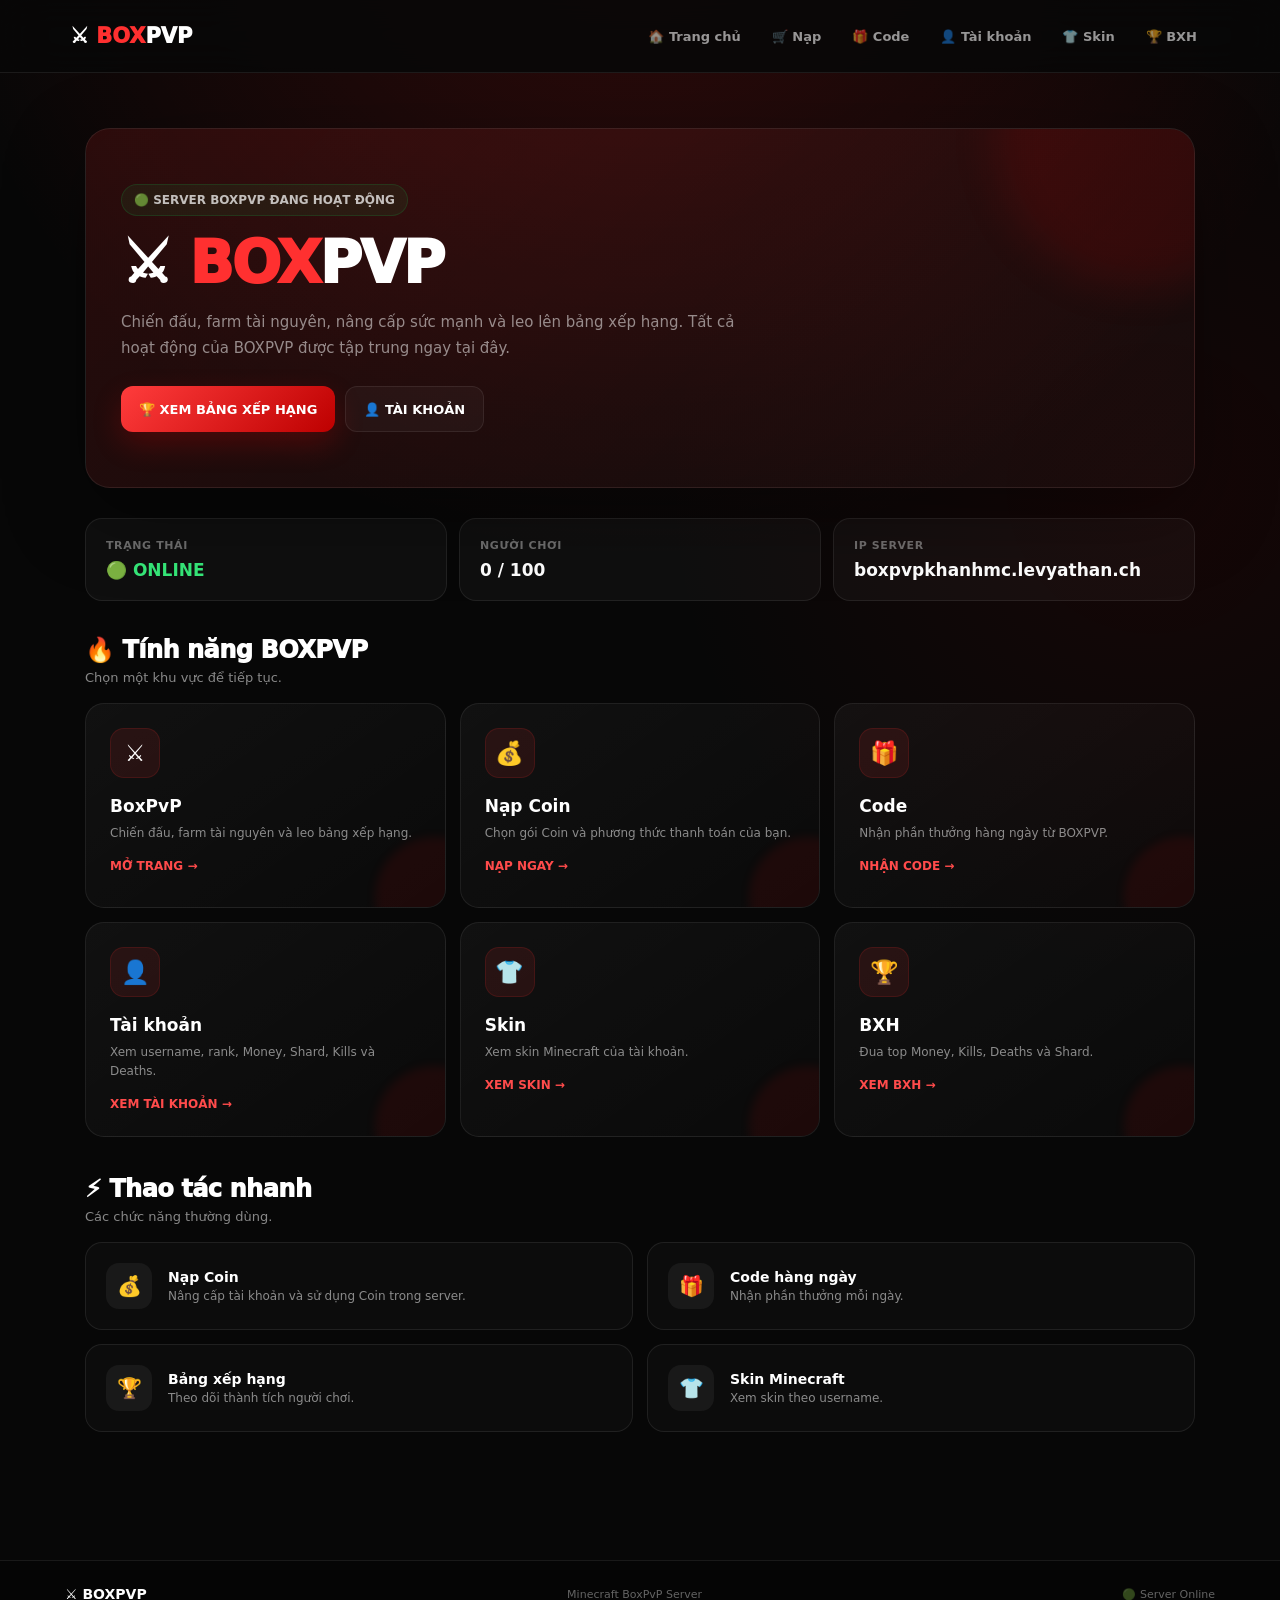
<file: boxpvp/index.html>
<!DOCTYPE html>
<html lang="vi">

<head>
    <meta charset="UTF-8">
    <meta name="viewport" content="width=device-width, initial-scale=1.0">

    <title>BoxPvP | BOXPVP</title>

    <meta
        name="description"
        content="BoxPvP - Chiến đấu, farm và leo bảng xếp hạng."
    >

    <style>

        * {
            box-sizing: border-box;
            margin: 0;
            padding: 0;
        }

        :root {
            --red: #ff3030;
            --red-dark: #b80000;
            --bg: #070707;
            --card: rgba(255,255,255,.035);
            --border: rgba(255,255,255,.08);
            --text: #ffffff;
            --muted: rgba(255,255,255,.52);
        }

        body {
            font-family:
                Inter,
                system-ui,
                -apple-system,
                BlinkMacSystemFont,
                "Segoe UI",
                sans-serif;

            color: var(--text);

            min-height: 100vh;

            background:
                radial-gradient(
                    circle at 50% -10%,
                    rgba(255,30,30,.18),
                    transparent 38%
                ),
                radial-gradient(
                    circle at 90% 30%,
                    rgba(150,0,0,.10),
                    transparent 30%
                ),
                var(--bg);
        }

        a {
            color: inherit;
            text-decoration: none;
        }


        /* =====================================================
           HEADER
        ===================================================== */

        header {
            position: sticky;
            top: 0;
            z-index: 100;

            border-bottom:
                1px solid var(--border);

            background:
                rgba(7,7,7,.88);

            backdrop-filter:
                blur(18px);
        }

        .navbar {
            max-width: 1180px;
            min-height: 72px;

            margin: auto;
            padding: 0 20px;

            display: flex;
            align-items: center;
            justify-content: space-between;

            gap: 20px;
        }

        .logo {
            font-size: 21px;
            font-weight: 950;

            white-space: nowrap;
        }

        .logo span {
            color: var(--red);
        }

        nav {
            display: flex;
            align-items: center;
            gap: 5px;

            overflow-x: auto;
        }

        nav a {
            white-space: nowrap;

            padding: 10px 13px;

            border-radius: 10px;

            color:
                rgba(255,255,255,.58);

            font-size: 13px;
            font-weight: 750;

            transition: .18s ease;
        }

        nav a:hover {
            color: white;

            background:
                rgba(255,255,255,.06);
        }

        nav a.active {
            color: white;

            background:
                rgba(255,48,48,.12);

            border:
                1px solid
                rgba(255,48,48,.22);
        }


        /* =====================================================
           MAIN
        ===================================================== */

        main {
            max-width: 1150px;

            margin: auto;

            padding:
                55px 20px 90px;
        }


        /* =====================================================
           HERO
        ===================================================== */

        .hero {
            position: relative;

            padding:
                55px 35px;

            margin-bottom: 30px;

            overflow: hidden;

            border:
                1px solid var(--border);

            border-radius: 25px;

            background:
                linear-gradient(
                    135deg,
                    rgba(255,40,40,.13),
                    rgba(255,255,255,.025)
                );

            box-shadow:
                0 25px 80px
                rgba(0,0,0,.35);
        }

        .hero::before {
            content: "";

            position: absolute;

            width: 300px;
            height: 300px;

            right: -100px;
            top: -140px;

            border-radius: 50%;

            background:
                rgba(255,0,0,.10);

            filter: blur(20px);
        }

        .hero-content {
            position: relative;
            z-index: 2;

            max-width: 760px;
        }

        .badge {
            display: inline-flex;
            align-items: center;
            gap: 8px;

            padding: 8px 12px;

            margin-bottom: 18px;

            border-radius: 999px;

            background:
                rgba(0,255,100,.06);

            border:
                1px solid
                rgba(0,255,100,.12);

            color:
                rgba(255,255,255,.72);

            font-size: 12px;
            font-weight: 800;
        }

        .hero h1 {
            font-size: clamp(34px, 6vw, 58px);

            line-height: 1;

            letter-spacing: -2px;

            font-weight: 950;
        }

        .hero h1 span {
            color: var(--red);
        }

        .hero p {
            max-width: 650px;

            margin-top: 18px;

            color:
                var(--muted);

            font-size: 15px;

            line-height: 1.7;
        }

        .hero-buttons {
            display: flex;
            flex-wrap: wrap;

            gap: 10px;

            margin-top: 25px;
        }

        .btn {
            display: inline-flex;

            align-items: center;
            justify-content: center;

            min-height: 46px;

            padding:
                0 18px;

            border-radius: 12px;

            font-size: 13px;
            font-weight: 850;

            transition: .18s ease;
        }

        .btn-primary {
            background:
                linear-gradient(
                    135deg,
                    #ff3c3c,
                    #bd0000
                );

            box-shadow:
                0 12px 30px
                rgba(255,0,0,.20);
        }

        .btn-primary:hover {
            transform:
                translateY(-2px);

            box-shadow:
                0 16px 38px
                rgba(255,0,0,.30);
        }

        .btn-secondary {
            border:
                1px solid var(--border);

            background:
                rgba(255,255,255,.035);
        }

        .btn-secondary:hover {
            background:
                rgba(255,255,255,.07);
        }


        /* =====================================================
           SERVER INFO
        ===================================================== */

        .server-grid {
            display: grid;

            grid-template-columns:
                repeat(3, 1fr);

            gap: 12px;

            margin-bottom: 35px;
        }

        .server-card {
            padding: 20px;

            border:
                1px solid var(--border);

            border-radius: 17px;

            background:
                var(--card);
        }

        .server-label {
            color:
                rgba(255,255,255,.40);

            font-size: 11px;

            font-weight: 800;

            text-transform: uppercase;

            letter-spacing: .6px;
        }

        .server-value {
            margin-top: 8px;

            font-size: 17px;

            font-weight: 900;
        }

        .online {
            color:
                #36e879;
        }

        .server-ip {
            cursor: pointer;

            transition: .15s ease;
        }

        .server-ip:hover {
            color: #ff5151;
        }


        /* =====================================================
           TITLE
        ===================================================== */

        .section-title {
            margin-bottom: 18px;
        }

        .section-title h2 {
            font-size: 24px;

            font-weight: 950;

            letter-spacing: -.5px;
        }

        .section-title p {
            margin-top: 6px;

            color:
                var(--muted);

            font-size: 13px;
        }


        /* =====================================================
           6 FEATURES
        ===================================================== */

        .features {
            display: grid;

            grid-template-columns:
                repeat(3, 1fr);

            gap: 14px;

            margin-bottom: 38px;
        }

        .feature {
            position: relative;

            min-height: 205px;

            padding: 24px;

            border:
                1px solid var(--border);

            border-radius: 19px;

            background:
                linear-gradient(
                    145deg,
                    rgba(255,255,255,.045),
                    rgba(255,255,255,.015)
                );

            overflow: hidden;

            transition:
                transform .18s ease,
                border-color .18s ease,
                background .18s ease;
        }

        .feature::after {
            content: "";

            position: absolute;

            width: 120px;
            height: 120px;

            right: -50px;
            bottom: -50px;

            border-radius: 50%;

            background:
                rgba(255,0,0,.08);

            filter: blur(5px);
        }

        .feature:hover {
            transform:
                translateY(-5px);

            border-color:
                rgba(255,48,48,.32);

            background:
                linear-gradient(
                    145deg,
                    rgba(255,48,48,.08),
                    rgba(255,255,255,.025)
                );
        }

        .feature-icon {
            width: 50px;
            height: 50px;

            display: flex;
            align-items: center;
            justify-content: center;

            margin-bottom: 18px;

            border-radius: 14px;

            background:
                rgba(255,48,48,.10);

            border:
                1px solid
                rgba(255,48,48,.14);

            font-size: 23px;
        }

        .feature h3 {
            font-size: 17px;

            font-weight: 900;
        }

        .feature p {
            margin-top: 8px;

            color:
                var(--muted);

            font-size: 12px;

            line-height: 1.6;
        }

        .feature-link {
            display: inline-block;

            margin-top: 16px;

            color:
                #ff4b4b;

            font-size: 12px;

            font-weight: 850;
        }


        /* =====================================================
           QUICK ACTIONS
        ===================================================== */

        .quick {
            display: grid;

            grid-template-columns:
                repeat(2, 1fr);

            gap: 14px;

            margin-bottom: 38px;
        }

        .quick-card {
            display: flex;

            align-items: center;

            gap: 16px;

            padding: 20px;

            border:
                1px solid var(--border);

            border-radius: 17px;

            background:
                rgba(255,255,255,.025);

            transition: .18s ease;
        }

        .quick-card:hover {
            transform:
                translateY(-3px);

            border-color:
                rgba(255,48,48,.25);

            background:
                rgba(255,48,48,.06);
        }

        .quick-icon {
            width: 46px;
            height: 46px;

            flex-shrink: 0;

            display: flex;
            align-items: center;
            justify-content: center;

            border-radius: 13px;

            background:
                rgba(255,255,255,.055);

            font-size: 20px;
        }

        .quick h3 {
            font-size: 14px;
        }

        .quick p {
            margin-top: 4px;

            color:
                var(--muted);

            font-size: 12px;
        }


        /* =====================================================
           FOOTER
        ===================================================== */

        footer {
            border-top:
                1px solid var(--border);

            padding:
                25px 20px;

            background:
                rgba(0,0,0,.25);
        }

        .footer-inner {
            max-width: 1150px;

            margin: auto;

            display: flex;

            justify-content: space-between;

            align-items: center;

            gap: 15px;
        }

        .footer-brand {
            font-size: 14px;

            font-weight: 900;
        }

        .footer-text {
            color:
                rgba(255,255,255,.38);

            font-size: 11px;
        }


        /* =====================================================
           TOAST
        ===================================================== */

        .toast {
            position: fixed;

            left: 50%;
            bottom: 25px;

            z-index: 999;

            transform:
                translate(-50%, 20px);

            opacity: 0;

            pointer-events: none;

            padding:
                13px 18px;

            border-radius: 12px;

            background:
                #171717;

            border:
                1px solid
                rgba(255,255,255,.10);

            box-shadow:
                0 15px 45px
                rgba(0,0,0,.45);

            font-size: 12px;
            font-weight: 750;

            transition: .25s ease;
        }

        .toast.show {
            opacity: 1;

            transform:
                translate(-50%, 0);
        }


        /* =====================================================
           MOBILE
        ===================================================== */

        @media (max-width: 850px) {

            .navbar {
                flex-direction: column;

                padding:
                    14px 15px;
            }

            nav {
                width: 100%;

                justify-content: flex-start;
            }

            .server-grid {
                grid-template-columns:
                    1fr;
            }

            .features {
                grid-template-columns:
                    repeat(2, 1fr);
            }

        }


        @media (max-width: 600px) {

            main {
                padding:
                    30px 14px 65px;
            }

            .hero {
                padding:
                    35px 22px;
            }

            .hero h1 {
                letter-spacing:
                    -1px;
            }

            .features {
                grid-template-columns:
                    1fr;
            }

            .quick {
                grid-template-columns:
                    1fr;
            }

            .footer-inner {
                flex-direction:
                    column;

                align-items:
                    flex-start;
            }

        }

    </style>

</head>


<body>


<!-- =====================================================
     HEADER
===================================================== -->

<header>

    <div class="navbar">

        <a
            href="../"
            class="logo"
        >
            ⚔️ <span>BOX</span>PVP
        </a>

        <nav>

            <a href="../">
                🏠 Trang chủ
            </a>

            <a href="../topup/">
                🛒 Nạp
            </a>

            <a href="../code/">
                🎁 Code
            </a>

            <a href="../account/">
                👤 Tài khoản
            </a>

            <a href="../skin/">
                👕 Skin
            </a>

            <a href="../ranking/">
                🏆 BXH
            </a>

        </nav>

    </div>

</header>


<!-- =====================================================
     MAIN
===================================================== -->

<main>


    <!-- HERO -->

    <section class="hero">

        <div class="hero-content">

            <div class="badge">
                🟢 SERVER BOXPVP ĐANG HOẠT ĐỘNG
            </div>

            <h1>
                ⚔️ <span>BOX</span>PVP
            </h1>

            <p>
                Chiến đấu, farm tài nguyên, nâng cấp sức mạnh
                và leo lên bảng xếp hạng. Tất cả hoạt động của
                BOXPVP được tập trung ngay tại đây.
            </p>

            <div class="hero-buttons">

                <a
                    href="../ranking/"
                    class="btn btn-primary"
                >
                    🏆 XEM BẢNG XẾP HẠNG
                </a>

                <a
                    href="../account/"
                    class="btn btn-secondary"
                >
                    👤 TÀI KHOẢN
                </a>

            </div>

        </div>

    </section>


    <!-- SERVER -->

    <section class="server-grid">

        <div class="server-card">

            <div class="server-label">
                Trạng thái
            </div>

            <div class="server-value online">
                🟢 ONLINE
            </div>

        </div>


        <div class="server-card">

            <div class="server-label">
                Người chơi
            </div>

            <div
                class="server-value"
                id="players"
            >
                0 / 100
            </div>

        </div>


        <div class="server-card">

            <div class="server-label">
                IP Server
            </div>

            <div
                class="server-value server-ip"
                id="serverIp"
                title="Bấm để sao chép"
            >
                boxpvpkhanhmc.levyathan.ch
            </div>

        </div>

    </section>


    <!-- FEATURES -->

    <section>

        <div class="section-title">

            <h2>
                🔥 Tính năng BOXPVP
            </h2>

            <p>
                Chọn một khu vực để tiếp tục.
            </p>

        </div>


        <div class="features">


            <!-- 1 -->

            <a
                href="../boxpvp/"
                class="feature"
            >

                <div class="feature-icon">
                    ⚔️
                </div>

                <h3>
                    BoxPvP
                </h3>

                <p>
                    Chiến đấu, farm tài nguyên và
                    leo bảng xếp hạng.
                </p>

                <span class="feature-link">
                    MỞ TRANG →
                </span>

            </a>


            <!-- 2 -->

            <a
                href="../topup/"
                class="feature"
            >

                <div class="feature-icon">
                    💰
                </div>

                <h3>
                    Nạp Coin
                </h3>

                <p>
                    Chọn gói Coin và phương thức
                    thanh toán của bạn.
                </p>

                <span class="feature-link">
                    NẠP NGAY →
                </span>

            </a>


            <!-- 3 -->

            <a
                href="../code/"
                class="feature"
            >

                <div class="feature-icon">
                    🎁
                </div>

                <h3>
                    Code
                </h3>

                <p>
                    Nhận phần thưởng hàng ngày
                    từ BOXPVP.
                </p>

                <span class="feature-link">
                    NHẬN CODE →
                </span>

            </a>


            <!-- 4 -->

            <a
                href="../account/"
                class="feature"
            >

                <div class="feature-icon">
                    👤
                </div>

                <h3>
                    Tài khoản
                </h3>

                <p>
                    Xem username, rank, Money,
                    Shard, Kills và Deaths.
                </p>

                <span class="feature-link">
                    XEM TÀI KHOẢN →
                </span>

            </a>


            <!-- 5 -->

            <a
                href="../skin/"
                class="feature"
            >

                <div class="feature-icon">
                    👕
                </div>

                <h3>
                    Skin
                </h3>

                <p>
                    Xem skin Minecraft của
                    tài khoản.
                </p>

                <span class="feature-link">
                    XEM SKIN →
                </span>

            </a>


            <!-- 6 -->

            <a
                href="../ranking/"
                class="feature"
            >

                <div class="feature-icon">
                    🏆
                </div>

                <h3>
                    BXH
                </h3>

                <p>
                    Đua top Money, Kills, Deaths
                    và Shard.
                </p>

                <span class="feature-link">
                    XEM BXH →
                </span>

            </a>


        </div>

    </section>


    <!-- QUICK ACTIONS -->

    <section>

        <div class="section-title">

            <h2>
                ⚡ Thao tác nhanh
            </h2>

            <p>
                Các chức năng thường dùng.
            </p>

        </div>


        <div class="quick">


            <a
                href="../topup/"
                class="quick-card"
            >

                <div class="quick-icon">
                    💰
                </div>

                <div>

                    <h3>
                        Nạp Coin
                    </h3>

                    <p>
                        Nâng cấp tài khoản và
                        sử dụng Coin trong server.
                    </p>

                </div>

            </a>


            <a
                href="../code/"
                class="quick-card"
            >

                <div class="quick-icon">
                    🎁
                </div>

                <div>

                    <h3>
                        Code hàng ngày
                    </h3>

                    <p>
                        Nhận phần thưởng
                        mỗi ngày.
                    </p>

                </div>

            </a>


            <a
                href="../ranking/"
                class="quick-card"
            >

                <div class="quick-icon">
                    🏆
                </div>

                <div>

                    <h3>
                        Bảng xếp hạng
                    </h3>

                    <p>
                        Theo dõi thành tích
                        người chơi.
                    </p>

                </div>

            </a>


            <a
                href="../skin/"
                class="quick-card"
            >

                <div class="quick-icon">
                    👕
                </div>

                <div>

                    <h3>
                        Skin Minecraft
                    </h3>

                    <p>
                        Xem skin theo username.
                    </p>

                </div>

            </a>


        </div>

    </section>


</main>


<!-- =====================================================
     FOOTER
===================================================== -->

<footer>

    <div class="footer-inner">

        <div class="footer-brand">
            ⚔️ BOXPVP
        </div>

        <div class="footer-text">
            Minecraft BoxPvP Server
        </div>

        <div class="footer-text">
            🟢 Server Online
        </div>

    </div>

</footer>


<!-- =====================================================
     TOAST
===================================================== -->

<div
    class="toast"
    id="toast"
></div>


<script>

    const toast =
        document.getElementById("toast");


    function showToast(message) {

        toast.textContent =
            message;

        toast.classList.add("show");

        clearTimeout(
            window.toastTimer
        );

        window.toastTimer =
            setTimeout(() => {

                toast.classList.remove(
                    "show"
                );

            }, 2500);

    }


    /* =====================================================
       COPY SERVER IP
    ===================================================== */

    const serverIp =
        document.getElementById(
            "serverIp"
        );


    serverIp.addEventListener(
        "click",
        async () => {

            const ip =
                serverIp.textContent.trim();

            try {

                await navigator.clipboard.writeText(
                    ip
                );

                showToast(
                    "📋 Đã sao chép IP server!"
                );

            } catch {

                showToast(
                    "🎮 IP: " + ip
                );

            }

        }
    );


    /* =====================================================
       SERVER API
    ===================================================== */

    async function loadServer() {

        try {

            const response =
                await fetch(
                    "https://boxpvp-backend.vercel.app/api/server"
                );

            if (!response.ok) {
                throw new Error("API error");
            }

            const data =
                await response.json();


            if (
                typeof data.players !==
                "undefined"
            ) {

                document.getElementById(
                    "players"
                ).textContent =
                    `${data.players ?? 0} / ${data.maxPlayers ?? 100}`;

            }


            if (data.ip) {

                serverIp.textContent =
                    data.ip;

            }

        } catch (error) {

            console.log(
                "Không tải được API server:",
                error
            );

        }

    }


    loadServer();


    setInterval(
        loadServer,
        30000
    );

</script>


</body>
</html>
</file>
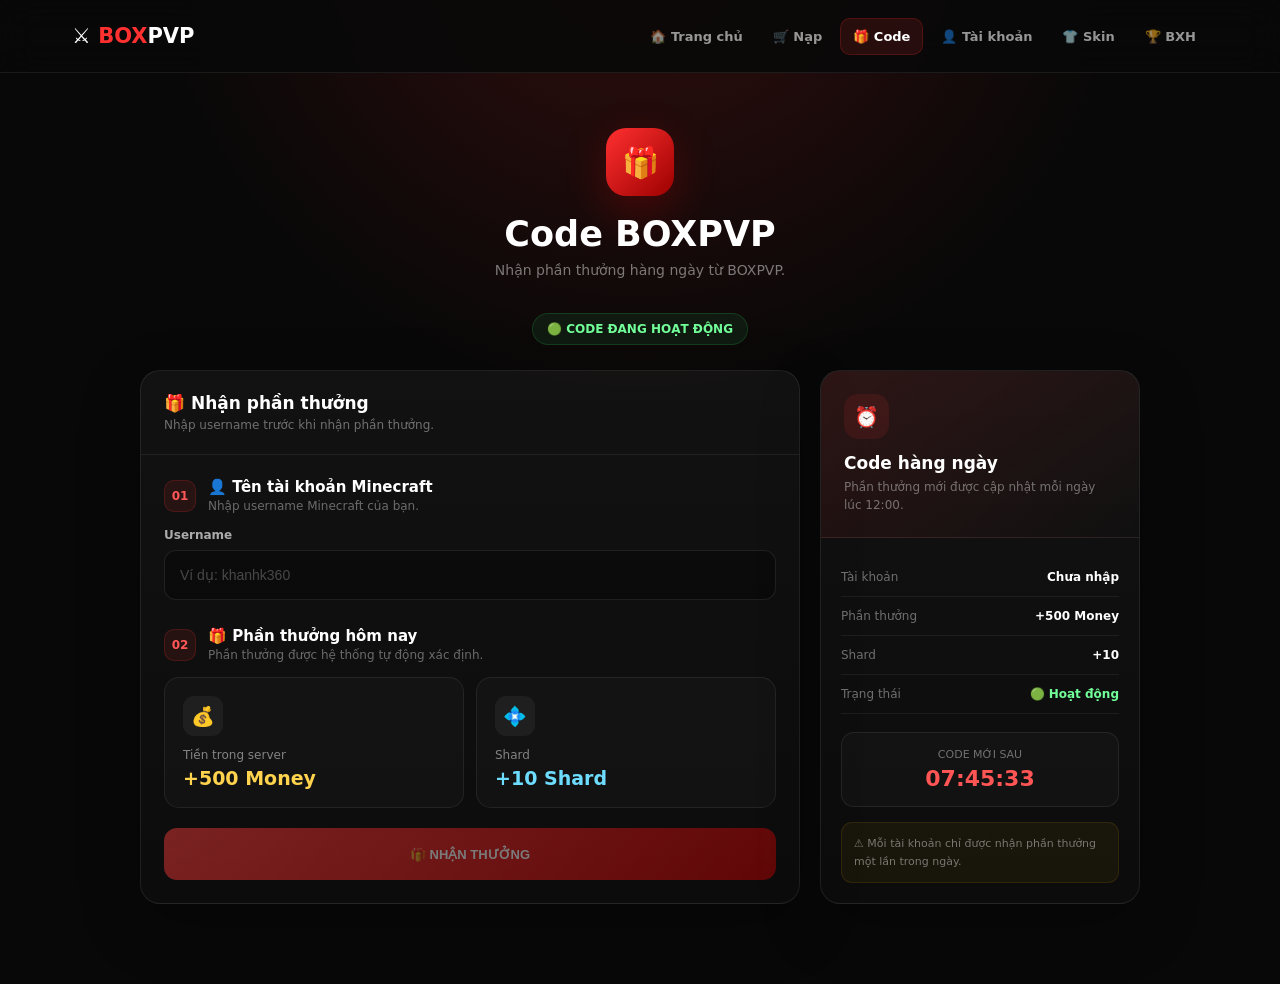
<file: code/index.html>
<!DOCTYPE html>
<html lang="vi">

<head>
    <meta charset="UTF-8">
    <meta name="viewport" content="width=device-width, initial-scale=1.0">

    <title>Code | BOXPVP</title>

    <style>

        * {
            box-sizing: border-box;
            margin: 0;
            padding: 0;
        }

        body {
            font-family:
                Inter,
                system-ui,
                -apple-system,
                BlinkMacSystemFont,
                "Segoe UI",
                sans-serif;

            min-height: 100vh;

            color: white;

            background:
                radial-gradient(
                    circle at 50% -10%,
                    rgba(255, 40, 40, .18),
                    transparent 40%
                ),
                #080808;
        }

        /* ================= HEADER ================= */

        header {
            position: sticky;
            top: 0;
            z-index: 100;

            border-bottom:
                1px solid rgba(255,255,255,.08);

            background:
                rgba(8,8,8,.88);

            backdrop-filter: blur(18px);
        }

        .navbar {
            max-width: 1180px;

            min-height: 72px;

            margin: auto;
            padding: 0 22px;

            display: flex;
            align-items: center;
            justify-content: space-between;

            gap: 20px;
        }

        .logo {
            color: white;
            text-decoration: none;

            font-size: 21px;
            font-weight: 900;

            white-space: nowrap;
        }

        .logo span {
            color: #ff3030;
        }

        nav {
            display: flex;
            align-items: center;
            gap: 6px;
        }

        nav a {
            color: rgba(255,255,255,.58);

            text-decoration: none;

            padding: 10px 12px;

            border-radius: 10px;

            font-size: 13px;
            font-weight: 700;

            transition: .18s ease;
        }

        nav a:hover {
            color: white;
            background: rgba(255,255,255,.06);
        }

        nav a.active {
            color: white;

            background:
                rgba(255,48,48,.12);

            border:
                1px solid rgba(255,48,48,.2);
        }

        /* ================= MAIN ================= */

        main {
            width: min(1000px, calc(100% - 30px));

            margin: auto;

            padding: 55px 0 80px;
        }

        .hero {
            text-align: center;

            margin-bottom: 35px;
        }

        .hero-icon {
            width: 68px;
            height: 68px;

            margin: 0 auto 18px;

            display: flex;
            align-items: center;
            justify-content: center;

            border-radius: 20px;

            background:
                linear-gradient(
                    135deg,
                    #ff3030,
                    #9d0000
                );

            box-shadow:
                0 15px 45px
                rgba(255,0,0,.22);

            font-size: 30px;
        }

        .hero h1 {
            font-size: 35px;
            font-weight: 900;
        }

        .hero p {
            margin-top: 8px;

            color:
                rgba(255,255,255,.45);

            font-size: 14px;
        }

        /* ================= STATUS ================= */

        .status {
            width: fit-content;

            margin: 0 auto 25px;

            padding: 8px 14px;

            border-radius: 999px;

            color: #72ff9a;

            background:
                rgba(50,255,110,.07);

            border:
                1px solid rgba(50,255,110,.15);

            font-size: 12px;
            font-weight: 800;
        }

        /* ================= LAYOUT ================= */

        .layout {
            display: grid;

            grid-template-columns:
                minmax(0, 1fr)
                320px;

            gap: 20px;

            align-items: start;
        }

        .card {
            border:
                1px solid rgba(255,255,255,.08);

            border-radius: 20px;

            background:
                linear-gradient(
                    180deg,
                    rgba(255,255,255,.045),
                    rgba(255,255,255,.018)
                );

            box-shadow:
                0 20px 60px rgba(0,0,0,.28);

            overflow: hidden;
        }

        .card-header {
            padding: 22px 23px;

            border-bottom:
                1px solid rgba(255,255,255,.07);
        }

        .card-header h2 {
            font-size: 17px;
        }

        .card-header p {
            margin-top: 5px;

            color:
                rgba(255,255,255,.4);

            font-size: 12px;
        }

        .card-body {
            padding: 23px;
        }

        /* ================= STEP ================= */

        .step {
            margin-bottom: 27px;
        }

        .step:last-child {
            margin-bottom: 0;
        }

        .step-head {
            display: flex;
            align-items: center;

            gap: 12px;

            margin-bottom: 15px;
        }

        .number {
            width: 32px;
            height: 32px;

            flex-shrink: 0;

            display: flex;
            align-items: center;
            justify-content: center;

            border-radius: 10px;

            color: #ff5757;

            background:
                rgba(255,48,48,.1);

            border:
                1px solid rgba(255,48,48,.18);

            font-size: 12px;
            font-weight: 900;
        }

        .step-head h3 {
            font-size: 15px;
        }

        .step-head p {
            margin-top: 3px;

            color:
                rgba(255,255,255,.38);

            font-size: 12px;
        }

        /* ================= USERNAME ================= */

        label {
            display: block;

            margin-bottom: 8px;

            color:
                rgba(255,255,255,.65);

            font-size: 12px;
            font-weight: 700;
        }

        input {
            width: 100%;
            height: 50px;

            padding: 0 15px;

            outline: none;

            border-radius: 12px;

            border:
                1px solid rgba(255,255,255,.09);

            background:
                rgba(0,0,0,.3);

            color: white;

            font-size: 14px;

            transition: .18s ease;
        }

        input::placeholder {
            color:
                rgba(255,255,255,.25);
        }

        input:focus {
            border-color:
                rgba(255,48,48,.65);

            box-shadow:
                0 0 0 3px
                rgba(255,48,48,.08);
        }

        /* ================= USER VALID ================= */

        .username-status {
            display: none;

            margin-top: 9px;

            padding: 9px 11px;

            border-radius: 10px;

            color: #72ff9a;

            background:
                rgba(50,255,110,.06);

            border:
                1px solid rgba(50,255,110,.12);

            font-size: 12px;
            font-weight: 700;
        }

        .username-status.show {
            display: block;
        }

        /* ================= REWARD ================= */

        .rewards {
            display: grid;

            grid-template-columns:
                1fr 1fr;

            gap: 12px;
        }

        .reward {
            padding: 18px;

            border-radius: 15px;

            border:
                1px solid rgba(255,255,255,.07);

            background:
                rgba(255,255,255,.025);
        }

        .reward-icon {
            width: 40px;
            height: 40px;

            display: flex;
            align-items: center;
            justify-content: center;

            margin-bottom: 12px;

            border-radius: 11px;

            background:
                rgba(255,255,255,.05);

            font-size: 19px;
        }

        .reward-title {
            color:
                rgba(255,255,255,.48);

            font-size: 12px;
        }

        .reward-value {
            margin-top: 5px;

            font-size: 19px;
            font-weight: 900;
        }

        .money .reward-value {
            color: #ffd34d;
        }

        .shard .reward-value {
            color: #6ddcff;
        }

        /* ================= RECEIVE ================= */

        .receive {
            width: 100%;

            height: 52px;

            margin-top: 20px;

            border: 0;

            border-radius: 13px;

            color: white;

            background:
                linear-gradient(
                    135deg,
                    #ff3d3d,
                    #c70000
                );

            font-size: 13px;
            font-weight: 900;

            cursor: pointer;

            box-shadow:
                0 12px 30px
                rgba(255,0,0,.18);

            transition: .18s ease;
        }

        .receive:hover {
            transform: translateY(-2px);

            box-shadow:
                0 16px 35px
                rgba(255,0,0,.26);
        }

        .receive:disabled {
            cursor: not-allowed;

            opacity: .45;

            transform: none;

            box-shadow: none;
        }

        /* ================= SIDE ================= */

        .side {
            position: sticky;
            top: 95px;
        }

        .side-top {
            padding: 23px;

            background:
                linear-gradient(
                    145deg,
                    rgba(255,48,48,.12),
                    transparent
                );

            border-bottom:
                1px solid rgba(255,255,255,.07);
        }

        .side-icon {
            width: 45px;
            height: 45px;

            display: flex;
            align-items: center;
            justify-content: center;

            margin-bottom: 14px;

            border-radius: 14px;

            background:
                rgba(255,48,48,.1);

            font-size: 20px;
        }

        .side h2 {
            font-size: 17px;
        }

        .side p {
            margin-top: 5px;

            color:
                rgba(255,255,255,.4);

            font-size: 12px;
            line-height: 1.5;
        }

        .side-body {
            padding: 20px;
        }

        .info {
            display: flex;

            justify-content: space-between;

            padding: 12px 0;

            border-bottom:
                1px solid rgba(255,255,255,.06);

            font-size: 12px;
        }

        .info span {
            color:
                rgba(255,255,255,.4);
        }

        .info strong {
            text-align: right;
        }

        .timer {
            margin-top: 18px;

            padding: 15px;

            border-radius: 13px;

            text-align: center;

            background:
                rgba(255,255,255,.025);

            border:
                1px solid rgba(255,255,255,.07);
        }

        .timer-label {
            color:
                rgba(255,255,255,.4);

            font-size: 11px;
        }

        .timer-value {
            margin-top: 5px;

            color: #ff5555;

            font-size: 22px;
            font-weight: 900;
        }

        .note {
            margin-top: 15px;

            padding: 12px;

            border-radius: 11px;

            background:
                rgba(255,190,0,.05);

            border:
                1px solid rgba(255,190,0,.1);

            color:
                rgba(255,255,255,.42);

            font-size: 11px;

            line-height: 1.6;
        }

        /* ================= TOAST ================= */

        .toast {
            position: fixed;

            left: 50%;
            bottom: 25px;

            z-index: 999;

            transform:
                translate(-50%, 20px);

            opacity: 0;

            pointer-events: none;

            padding:
                13px 18px;

            border-radius: 12px;

            background: #181818;

            border:
                1px solid rgba(255,255,255,.1);

            box-shadow:
                0 15px 45px
                rgba(0,0,0,.4);

            font-size: 13px;
            font-weight: 700;

            transition: .25s ease;
        }

        .toast.show {
            opacity: 1;

            transform:
                translate(-50%, 0);
        }

        /* ================= MOBILE ================= */

        @media(max-width: 800px) {

            .layout {
                grid-template-columns: 1fr;
            }

            .side {
                position: static;
            }

        }

        @media(max-width: 620px) {

            .navbar {
                flex-direction: column;

                padding: 14px 15px;
            }

            nav {
                width: 100%;

                overflow-x: auto;

                justify-content: flex-start;
            }

            nav a {
                white-space: nowrap;

                font-size: 12px;

                padding: 8px;
            }

            main {
                padding-top: 35px;
            }

            .hero h1 {
                font-size: 28px;
            }

            .rewards {
                grid-template-columns: 1fr;
            }

            .card-body {
                padding: 18px;
            }

        }

    </style>

</head>

<body>

<header>

    <div class="navbar">

        <a href="../index.html" class="logo">
            ⚔️ <span>BOX</span>PVP
        </a>

        <nav>

            <a href="../index.html">
                🏠 Trang chủ
            </a>

            <a href="../topup/">
                🛒 Nạp
            </a>

            <a href="./" class="active">
                🎁 Code
            </a>

            <a href="../account/">
                👤 Tài khoản
            </a>

            <a href="../skin/">
                👕 Skin
            </a>

            <a href="../ranking/">
                🏆 BXH
            </a>

        </nav>

    </div>

</header>


<main>

    <div class="hero">

        <div class="hero-icon">
            🎁
        </div>

        <h1>
            Code BOXPVP
        </h1>

        <p>
            Nhận phần thưởng hàng ngày từ BOXPVP.
        </p>

    </div>


    <div class="status">
        🟢 CODE ĐANG HOẠT ĐỘNG
    </div>


    <div class="layout">


        <!-- ================= LEFT ================= -->

        <section class="card">

            <div class="card-header">

                <h2>
                    🎁 Nhận phần thưởng
                </h2>

                <p>
                    Nhập username trước khi nhận phần thưởng.
                </p>

            </div>


            <div class="card-body">


                <!-- USERNAME -->

                <div class="step">

                    <div class="step-head">

                        <div class="number">
                            01
                        </div>

                        <div>

                            <h3>
                                👤 Tên tài khoản Minecraft
                            </h3>

                            <p>
                                Nhập username Minecraft của bạn.
                            </p>

                        </div>

                    </div>


                    <label for="username">
                        Username
                    </label>

                    <input
                        id="username"
                        type="text"
                        placeholder="Ví dụ: khanhk360"
                        autocomplete="off"
                        maxlength="16"
                    >

                    <div
                        id="usernameStatus"
                        class="username-status"
                    >
                        ✅ Username hợp lệ
                    </div>

                </div>


                <!-- REWARD -->

                <div class="step">

                    <div class="step-head">

                        <div class="number">
                            02
                        </div>

                        <div>

                            <h3>
                                🎁 Phần thưởng hôm nay
                            </h3>

                            <p>
                                Phần thưởng được hệ thống tự động xác định.
                            </p>

                        </div>

                    </div>


                    <div class="rewards">

                        <div class="reward money">

                            <div class="reward-icon">
                                💰
                            </div>

                            <div class="reward-title">
                                Tiền trong server
                            </div>

                            <div class="reward-value">
                                +500 Money
                            </div>

                        </div>


                        <div class="reward shard">

                            <div class="reward-icon">
                                💠
                            </div>

                            <div class="reward-title">
                                Shard
                            </div>

                            <div class="reward-value">
                                +10 Shard
                            </div>

                        </div>

                    </div>


                    <button
                        id="receiveButton"
                        class="receive"
                        disabled
                    >
                        🎁 NHẬN THƯỞNG
                    </button>

                </div>


            </div>

        </section>


        <!-- ================= RIGHT ================= -->

        <aside class="card side">

            <div class="side-top">

                <div class="side-icon">
                    ⏰
                </div>

                <h2>
                    Code hàng ngày
                </h2>

                <p>
                    Phần thưởng mới được cập nhật
                    mỗi ngày lúc 12:00.
                </p>

            </div>


            <div class="side-body">

                <div class="info">

                    <span>
                        Tài khoản
                    </span>

                    <strong id="sideUsername">
                        Chưa nhập
                    </strong>

                </div>


                <div class="info">

                    <span>
                        Phần thưởng
                    </span>

                    <strong>
                        +500 Money
                    </strong>

                </div>


                <div class="info">

                    <span>
                        Shard
                    </span>

                    <strong>
                        +10
                    </strong>

                </div>


                <div class="info">

                    <span>
                        Trạng thái
                    </span>

                    <strong style="color:#72ff9a;">
                        🟢 Hoạt động
                    </strong>

                </div>


                <div class="timer">

                    <div class="timer-label">
                        CODE MỚI SAU
                    </div>

                    <div
                        class="timer-value"
                        id="timer"
                    >
                        00:00:00
                    </div>

                </div>


                <div class="note">

                    ⚠️ Mỗi tài khoản chỉ được
                    nhận phần thưởng một lần
                    trong ngày.

                </div>

            </div>

        </aside>

    </div>

</main>


<div
    class="toast"
    id="toast"
></div>


<script>

    const usernameInput =
        document.getElementById("username");

    const usernameStatus =
        document.getElementById("usernameStatus");

    const receiveButton =
        document.getElementById("receiveButton");

    const sideUsername =
        document.getElementById("sideUsername");

    const toast =
        document.getElementById("toast");


    let validUsername = false;


    /* ================= TOAST ================= */

    function showToast(message) {

        toast.textContent = message;

        toast.classList.add("show");

        clearTimeout(window.toastTimer);

        window.toastTimer =
            setTimeout(() => {

                toast.classList.remove("show");

            }, 3000);

    }


    /* ================= USERNAME ================= */

    usernameInput.addEventListener(
        "input",
        () => {

            const username =
                usernameInput.value.trim();


            sideUsername.textContent =
                username || "Chưa nhập";


            /*
             * Minecraft username:
             * 3 - 16 ký tự
             * chỉ chữ, số và _
             */

            validUsername =
                /^[A-Za-z0-9_]{3,16}$/
                .test(username);


            if (validUsername) {

                usernameStatus.classList.add(
                    "show"
                );

                receiveButton.disabled =
                    false;

            } else {

                usernameStatus.classList.remove(
                    "show"
                );

                receiveButton.disabled =
                    true;

            }

        }
    );


    /* ================= DAILY CLAIM ================= */

    function claimKey(username) {

        const today =
            new Date()
                .toLocaleDateString(
                    "sv-SE",
                    {
                        timeZone:
                            "Asia/Ho_Chi_Minh"
                    }
                );

        return `boxpvp_code_claim_${today}_${username.toLowerCase()}`;

    }


    receiveButton.addEventListener(
        "click",
        () => {

            const username =
                usernameInput.value.trim();


            if (!validUsername) {

                showToast(
                    "⚠️ Hãy nhập username Minecraft hợp lệ."
                );

                return;

            }


            const key =
                claimKey(username);


            /*
             * DEMO chống nhận nhiều lần
             * trong cùng một ngày.
             *
             * Sau này backend Minecraft
             * sẽ thay phần này.
             */

            if (
                localStorage.getItem(key)
            ) {

                showToast(
                    "⚠️ Tài khoản này đã nhận phần thưởng hôm nay."
                );

                return;

            }


            localStorage.setItem(
                key,
                "claimed"
            );


            receiveButton.disabled =
                true;

            receiveButton.textContent =
                "✓ ĐÃ NHẬN HÔM NAY";


            showToast(
                `🎁 ${username} đã nhận +500 Money và +10 Shard!`
            );

        }
    );


    /* ================= COUNTDOWN ================= */

    function updateTimer() {

        const now =
            new Date();


        const vietnamNow =
            new Date(
                now.toLocaleString(
                    "en-US",
                    {
                        timeZone:
                            "Asia/Ho_Chi_Minh"
                    }
                )
            );


        const next =
            new Date(
                vietnamNow
            );


        next.setHours(
            12,
            0,
            0,
            0
        );


        if (
            vietnamNow >= next
        ) {

            next.setDate(
                next.getDate() + 1
            );

        }


        const diff =
            next - vietnamNow;


        const hours =
            Math.floor(
                diff / 3600000
            );


        const minutes =
            Math.floor(
                (diff % 3600000) /
                60000
            );


        const seconds =
            Math.floor(
                (diff % 60000) /
                1000
            );


        document.getElementById(
            "timer"
        ).textContent =
            `${String(hours).padStart(2,"0")}:` +
            `${String(minutes).padStart(2,"0")}:` +
            `${String(seconds).padStart(2,"0")}`;

    }


    updateTimer();

    setInterval(
        updateTimer,
        1000
    );

</script>

</body>

</html>
</file>
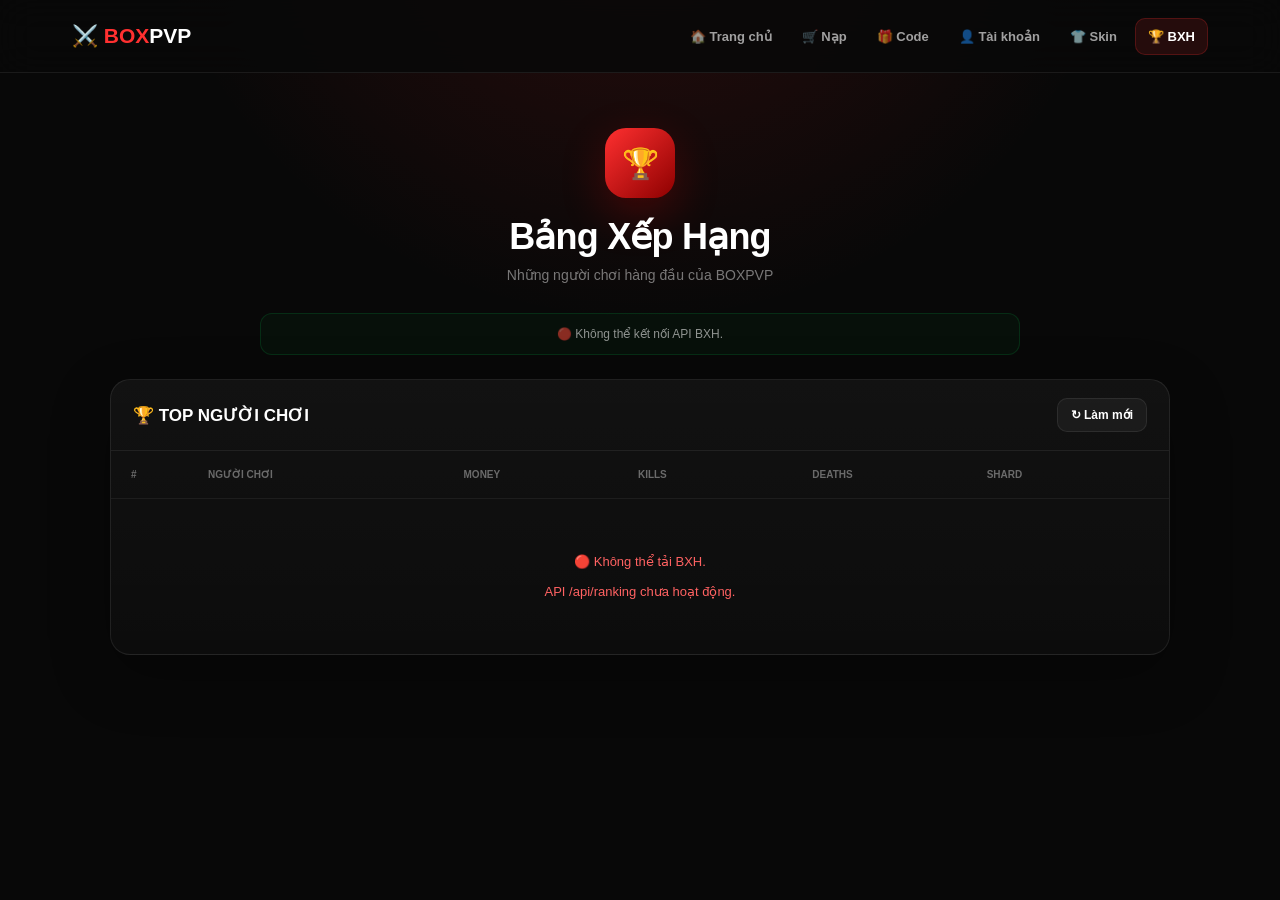
<file: ranking/index.html>
<!DOCTYPE html>
<html lang="vi">
<head>
    <meta charset="UTF-8">
    <meta name="viewport" content="width=device-width, initial-scale=1.0">

    <title>BXH | BOXPVP</title>

    <style>
        * {
            box-sizing: border-box;
            margin: 0;
            padding: 0;
        }

        body {
            font-family: Inter, Arial, sans-serif;
            background:
                radial-gradient(
                    circle at 50% -20%,
                    rgba(255, 40, 40, .16),
                    transparent 40%
                ),
                #080808;
            color: #fff;
            min-height: 100vh;
        }

        header {
            position: sticky;
            top: 0;
            z-index: 100;
            border-bottom: 1px solid rgba(255,255,255,.08);
            background: rgba(8,8,8,.88);
            backdrop-filter: blur(18px);
        }

        .navbar {
            max-width: 1180px;
            min-height: 72px;
            margin: auto;
            padding: 0 22px;

            display: flex;
            align-items: center;
            justify-content: space-between;
            gap: 20px;
        }

        .logo {
            color: white;
            text-decoration: none;
            font-size: 21px;
            font-weight: 900;
            white-space: nowrap;
        }

        .logo span {
            color: #ff3030;
        }

        nav {
            display: flex;
            align-items: center;
            gap: 6px;
        }

        nav a {
            color: rgba(255,255,255,.62);
            text-decoration: none;
            padding: 10px 12px;
            border-radius: 10px;
            font-size: 13px;
            font-weight: 700;
            white-space: nowrap;
            transition: .18s;
        }

        nav a:hover {
            color: white;
            background: rgba(255,255,255,.06);
        }

        nav a.active {
            color: white;
            background: rgba(255,48,48,.12);
            border: 1px solid rgba(255,48,48,.22);
        }

        main {
            max-width: 1100px;
            margin: auto;
            padding: 55px 20px 80px;
        }

        .hero {
            text-align: center;
            margin-bottom: 30px;
        }

        .hero-icon {
            width: 70px;
            height: 70px;
            margin: 0 auto 18px;

            display: flex;
            align-items: center;
            justify-content: center;

            border-radius: 21px;

            background:
                linear-gradient(
                    135deg,
                    #ff3030,
                    #8d0000
                );

            box-shadow:
                0 15px 45px rgba(255,0,0,.22);

            font-size: 30px;
        }

        .hero h1 {
            font-size: 36px;
            font-weight: 900;
            letter-spacing: -.8px;
        }

        .hero p {
            margin-top: 9px;
            color: rgba(255,255,255,.45);
            font-size: 14px;
        }

        .status {
            max-width: 760px;
            margin: 0 auto 24px;
            padding: 13px 17px;

            border-radius: 12px;

            background: rgba(0,255,100,.035);
            border: 1px solid rgba(0,255,100,.12);

            color: rgba(255,255,255,.55);
            text-align: center;
            font-size: 12px;
        }

        .box {
            overflow: hidden;

            border: 1px solid rgba(255,255,255,.08);
            border-radius: 20px;

            background:
                linear-gradient(
                    180deg,
                    rgba(255,255,255,.045),
                    rgba(255,255,255,.018)
                );

            box-shadow:
                0 20px 60px rgba(0,0,0,.3);
        }

        .box-header {
            min-height: 70px;
            padding: 18px 22px;

            display: flex;
            align-items: center;
            justify-content: space-between;

            border-bottom: 1px solid rgba(255,255,255,.07);
        }

        .box-header h2 {
            font-size: 17px;
            font-weight: 900;
        }

        .refresh {
            border: 1px solid rgba(255,255,255,.08);
            border-radius: 10px;

            padding: 9px 13px;

            background: rgba(255,255,255,.045);
            color: white;

            cursor: pointer;

            font-size: 12px;
            font-weight: 800;

            transition: .18s;
        }

        .refresh:hover {
            background: rgba(255,48,48,.13);
            border-color: rgba(255,48,48,.25);
        }

        .table-header,
        .player-row {
            display: grid;

            grid-template-columns:
                65px
                minmax(190px, 1.5fr)
                1fr
                1fr
                1fr
                1fr;

            align-items: center;

            gap: 12px;
            padding: 0 20px;
        }

        .table-header {
            min-height: 48px;

            color: rgba(255,255,255,.38);

            font-size: 10px;
            font-weight: 900;

            text-transform: uppercase;

            border-bottom:
                1px solid rgba(255,255,255,.06);
        }

        .player-row {
            min-height: 75px;

            border-bottom:
                1px solid rgba(255,255,255,.055);

            transition: .15s;
        }

        .player-row:hover {
            background: rgba(255,255,255,.025);
        }

        .player-row:last-child {
            border-bottom: 0;
        }

        .position {
            font-size: 14px;
            font-weight: 900;
        }

        .position.top1 {
            color: #ffd43b;
            font-size: 19px;
        }

        .position.top2 {
            color: #cfd5df;
            font-size: 18px;
        }

        .position.top3 {
            color: #cd8b55;
            font-size: 18px;
        }

        .player {
            display: flex;
            align-items: center;
            gap: 12px;
            min-width: 0;
        }

        .avatar {
            width: 40px;
            height: 40px;
            flex-shrink: 0;

            display: flex;
            align-items: center;
            justify-content: center;

            border-radius: 11px;

            background:
                linear-gradient(
                    135deg,
                    #ff3030,
                    #720000
                );

            font-size: 14px;
            font-weight: 900;
        }

        .player-info {
            min-width: 0;
        }

        .player-name {
            overflow: hidden;
            text-overflow: ellipsis;
            white-space: nowrap;

            font-size: 14px;
            font-weight: 900;
        }

        .player-rank {
            margin-top: 3px;

            color: rgba(255,255,255,.38);

            font-size: 10px;
            font-weight: 700;
        }

        .value {
            font-size: 13px;
            font-weight: 800;
        }

        .money {
            color: #65df78;
        }

        .kills {
            color: #ff5555;
        }

        .deaths {
            color: #b7b7b7;
        }

        .shard {
            color: #8db5ff;
        }

        .loading,
        .empty {
            padding: 55px 20px;

            text-align: center;

            color: rgba(255,255,255,.42);

            font-size: 13px;
        }

        .error {
            color: #ff6262;
        }

        @media (max-width: 800px) {

            .navbar {
                padding: 14px;
                flex-direction: column;
            }

            nav {
                width: 100%;
                overflow-x: auto;
                justify-content: flex-start;
            }

            main {
                padding: 35px 12px 60px;
            }

            .hero h1 {
                font-size: 28px;
            }

            .table-header,
            .player-row {
                grid-template-columns:
                    42px
                    minmax(150px, 1fr)
                    90px;
            }

            .table-header > div:nth-child(4),
            .table-header > div:nth-child(5),
            .table-header > div:nth-child(6),

            .player-row > div:nth-child(4),
            .player-row > div:nth-child(5),
            .player-row > div:nth-child(6) {
                display: none;
            }
        }

        @media (max-width: 500px) {

            .logo {
                font-size: 19px;
            }

            nav a {
                font-size: 11px;
                padding: 8px 9px;
            }

            .box-header {
                padding: 16px;
            }

            .table-header,
            .player-row {
                padding: 0 13px;
            }

            .player-row {
                min-height: 67px;
            }

            .avatar {
                width: 36px;
                height: 36px;
            }

            .player-name {
                font-size: 13px;
            }

            .value {
                font-size: 12px;
            }
        }
    </style>
</head>

<body>

<header>

    <div class="navbar">

        <a href="../index.html" class="logo">
            ⚔️ <span>BOX</span>PVP
        </a>

        <nav>

            <a href="../index.html">
                🏠 Trang chủ
            </a>

            <a href="../topup/">
                🛒 Nạp
            </a>

            <a href="../code/">
                🎁 Code
            </a>

            <a href="../account/">
                👤 Tài khoản
            </a>

            <a href="../skin/">
                👕 Skin
            </a>

            <a href="./" class="active">
                🏆 BXH
            </a>

        </nav>

    </div>

</header>


<main>

    <section class="hero">

        <div class="hero-icon">
            🏆
        </div>

        <h1>
            Bảng Xếp Hạng
        </h1>

        <p>
            Những người chơi hàng đầu của BOXPVP
        </p>

    </section>


    <div class="status" id="status">
        🟡 Đang kết nối dữ liệu...
    </div>


    <section class="box">

        <div class="box-header">

            <h2>
                🏆 TOP NGƯỜI CHƠI
            </h2>

            <button
                class="refresh"
                id="refresh"
            >
                ↻ Làm mới
            </button>

        </div>


        <div class="table-header">

            <div>
                #
            </div>

            <div>
                Người chơi
            </div>

            <div>
                Money
            </div>

            <div>
                Kills
            </div>

            <div>
                Deaths
            </div>

            <div>
                Shard
            </div>

        </div>


        <div id="ranking">

            <div class="loading">
                ⏳ Đang tải BXH...
            </div>

        </div>

    </section>

</main>


<script>

const API_URL =
    "https://boxpvp-backend.vercel.app";


const ranking =
    document.getElementById("ranking");


const status =
    document.getElementById("status");


const refresh =
    document.getElementById("refresh");


function number(value) {

    return Number(value || 0)
        .toLocaleString("vi-VN");

}


function safe(value) {

    return String(value ?? "")
        .replaceAll("&", "&amp;")
        .replaceAll("<", "&lt;")
        .replaceAll(">", "&gt;")
        .replaceAll('"', "&quot;")
        .replaceAll("'", "&#039;");

}


function render(players) {

    if (!players.length) {

        ranking.innerHTML = `
            <div class="empty">
                🟡 Chưa có dữ liệu người chơi.
            </div>
        `;

        return;
    }


    ranking.innerHTML =
        players.map((player, index) => {

            const username =
                player.username ||
                player.name ||
                "Unknown";


            const rank =
                player.rank ||
                "Member";


            const initial =
                username.charAt(0).toUpperCase();


            let positionClass = "";

            if (index === 0) {
                positionClass = "top1";
            }

            if (index === 1) {
                positionClass = "top2";
            }

            if (index === 2) {
                positionClass = "top3";
            }


            return `

                <div class="player-row">

                    <div
                        class="position ${positionClass}"
                    >
                        ${index + 1}
                    </div>


                    <div class="player">

                        <div class="avatar">
                            ${safe(initial)}
                        </div>

                        <div class="player-info">

                            <div class="player-name">
                                ${safe(username)}
                            </div>

                            <div class="player-rank">
                                ${safe(rank)}
                            </div>

                        </div>

                    </div>


                    <div class="value money">
                        ${number(player.money)}
                    </div>


                    <div class="value kills">
                        ${number(player.kills)}
                    </div>


                    <div class="value deaths">
                        ${number(player.deaths)}
                    </div>


                    <div class="value shard">
                        ${number(player.shard)}
                    </div>

                </div>

            `;

        }).join("");

}


async function loadRanking() {

    ranking.innerHTML = `
        <div class="loading">
            ⏳ Đang tải BXH...
        </div>
    `;


    status.textContent =
        "🟡 Đang kết nối dữ liệu...";


    try {

        const response =
            await fetch(
                `${API_URL}/api/ranking`,
                {
                    method: "GET",
                    cache: "no-store"
                }
            );


        if (!response.ok) {

            throw new Error(
                `HTTP ${response.status}`
            );

        }


        const data =
            await response.json();


        const players =
            Array.isArray(data.players)
                ? data.players
                : [];


        render(players);


        status.textContent =
            `🟢 Đã kết nối API • ${players.length} người chơi`;


    } catch (error) {

        console.error(
            "BOXPVP BXH:",
            error
        );


        ranking.innerHTML = `
            <div class="empty error">
                🔴 Không thể tải BXH.<br><br>
                API /api/ranking chưa hoạt động.
            </div>
        `;


        status.textContent =
            "🔴 Không thể kết nối API BXH.";

    }

}


refresh.addEventListener(
    "click",
    loadRanking
);


loadRanking();


setInterval(
    loadRanking,
    30000
);

</script>

</body>
</html>
</file>
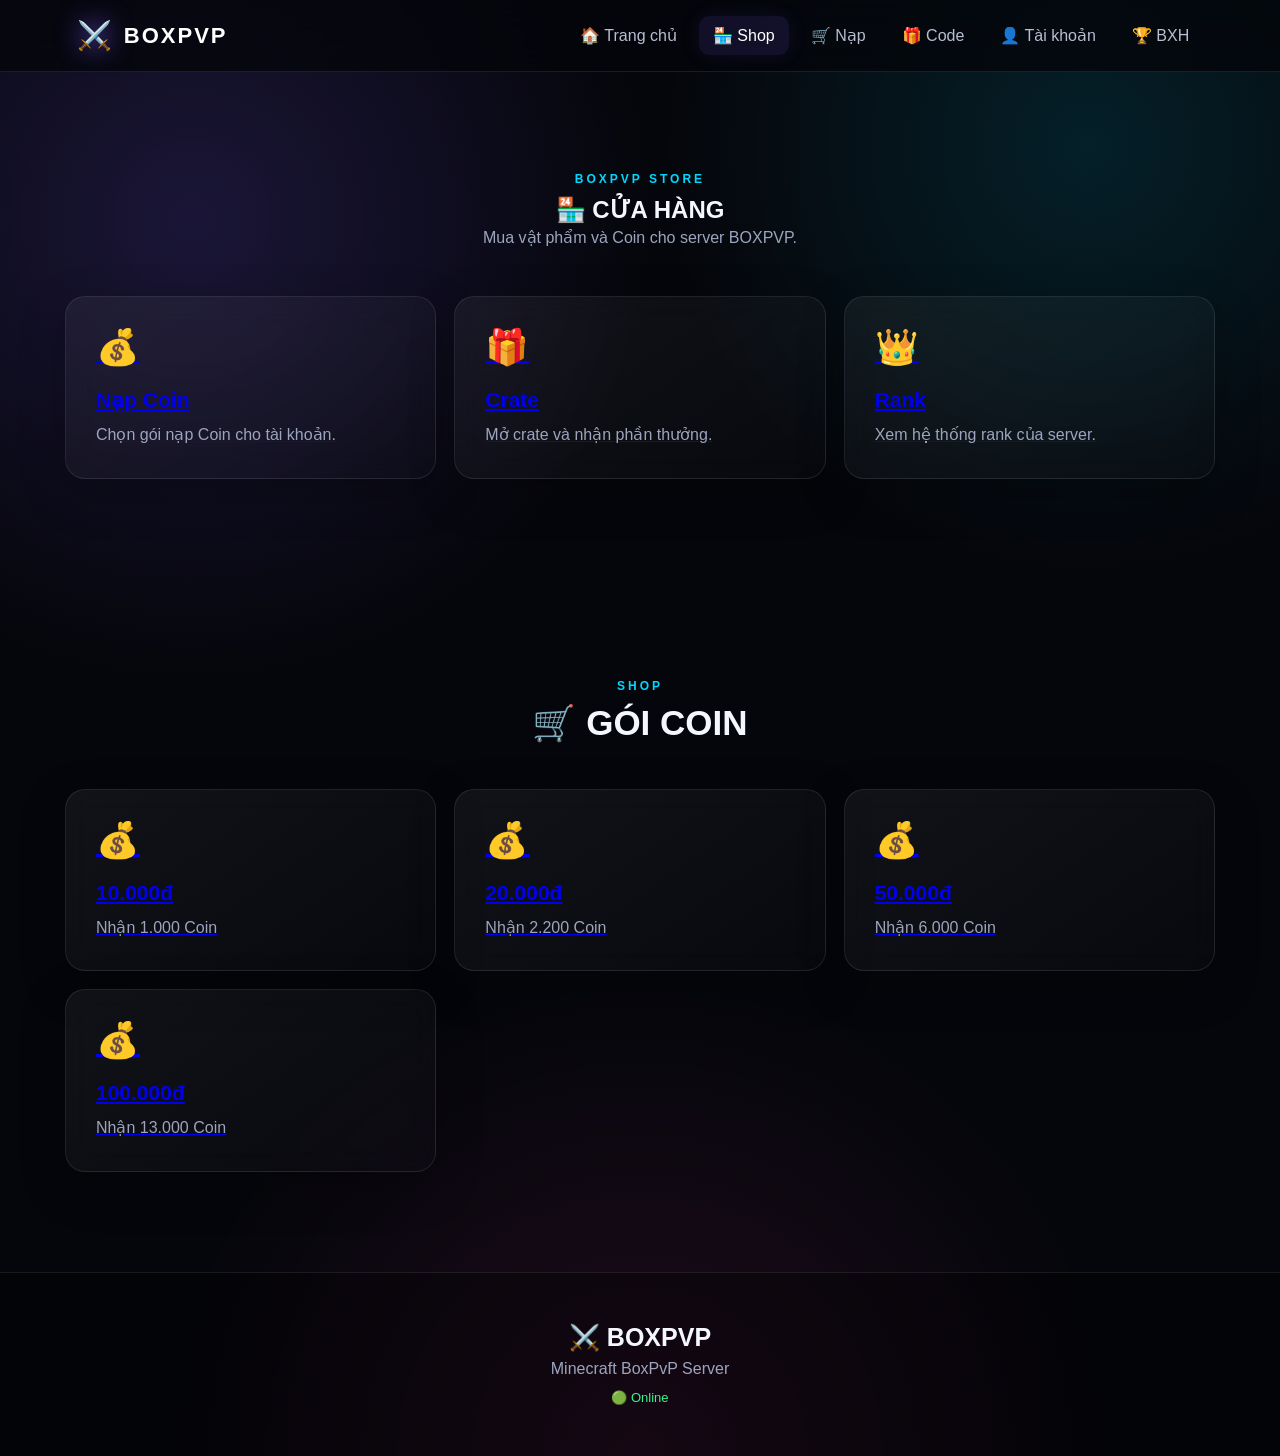
<file: shop/index.html>
<!DOCTYPE html>
<html lang="vi">
<head>
  <meta charset="UTF-8">
  <meta name="viewport" content="width=device-width, initial-scale=1.0">

  <title>🏪 BOXPVP | Shop</title>

  <link rel="stylesheet" href="/style.css">
</head>

<body>

  <div class="bg-grid"></div>

  <header class="topbar">

    <a class="brand" href="/">
      <span class="brand-icon">⚔️</span>
      <span>BOXPVP</span>
    </a>

    <nav class="nav">

      <a class="nav-link" href="/">
        🏠 Trang chủ
      </a>

      <a class="nav-link active" href="/shop">
        🏪 Shop
      </a>

      <a class="nav-link" href="/topup">
        🛒 Nạp
      </a>

      <a class="nav-link" href="/code">
        🎁 Code
      </a>

      <a class="nav-link" href="/account">
        👤 Tài khoản
      </a>

      <a class="nav-link" href="/ranking">
        🏆 BXH
      </a>

    </nav>

  </header>


  <main>

    <section class="section">

      <div class="section-heading">

        <span class="eyebrow">
          BOXPVP STORE
        </span>

        <h1>
          🏪 CỬA HÀNG
        </h1>

        <p>
          Mua vật phẩm và Coin cho server BOXPVP.
        </p>

      </div>


      <div class="feature-grid">

        <a
          class="feature-card"
          href="/topup"
        >

          <span class="feature-icon">
            💰
          </span>

          <h3>
            Nạp Coin
          </h3>

          <p>
            Chọn gói nạp Coin cho tài khoản.
          </p>

        </a>


        <a
          class="feature-card"
          href="/code"
        >

          <span class="feature-icon">
            🎁
          </span>

          <h3>
            Crate
          </h3>

          <p>
            Mở crate và nhận phần thưởng.
          </p>

        </a>


        <a
          class="feature-card"
          href="/account"
        >

          <span class="feature-icon">
            👑
          </span>

          <h3>
            Rank
          </h3>

          <p>
            Xem hệ thống rank của server.
          </p>

        </a>

      </div>

    </section>


    <section class="section">

      <div class="section-heading">

        <span class="eyebrow">
          SHOP
        </span>

        <h2>
          🛒 GÓI COIN
        </h2>

      </div>


      <div class="feature-grid">

        <a class="feature-card" href="/topup">

          <span class="feature-icon">
            💰
          </span>

          <h3>
            10.000đ
          </h3>

          <p>
            Nhận 1.000 Coin
          </p>

        </a>


        <a class="feature-card" href="/topup">

          <span class="feature-icon">
            💰
          </span>

          <h3>
            20.000đ
          </h3>

          <p>
            Nhận 2.200 Coin
          </p>

        </a>


        <a class="feature-card" href="/topup">

          <span class="feature-icon">
            💰
          </span>

          <h3>
            50.000đ
          </h3>

          <p>
            Nhận 6.000 Coin
          </p>

        </a>


        <a class="feature-card" href="/topup">

          <span class="feature-icon">
            💰
          </span>

          <h3>
            100.000đ
          </h3>

          <p>
            Nhận 13.000 Coin
          </p>

        </a>

      </div>

    </section>

  </main>


  <footer>

    <div class="footer-brand">
      ⚔️ BOXPVP
    </div>

    <p>
      Minecraft BoxPvP Server
    </p>

    <span>
      🟢 Online
    </span>

  </footer>

</body>
</html>
</file>
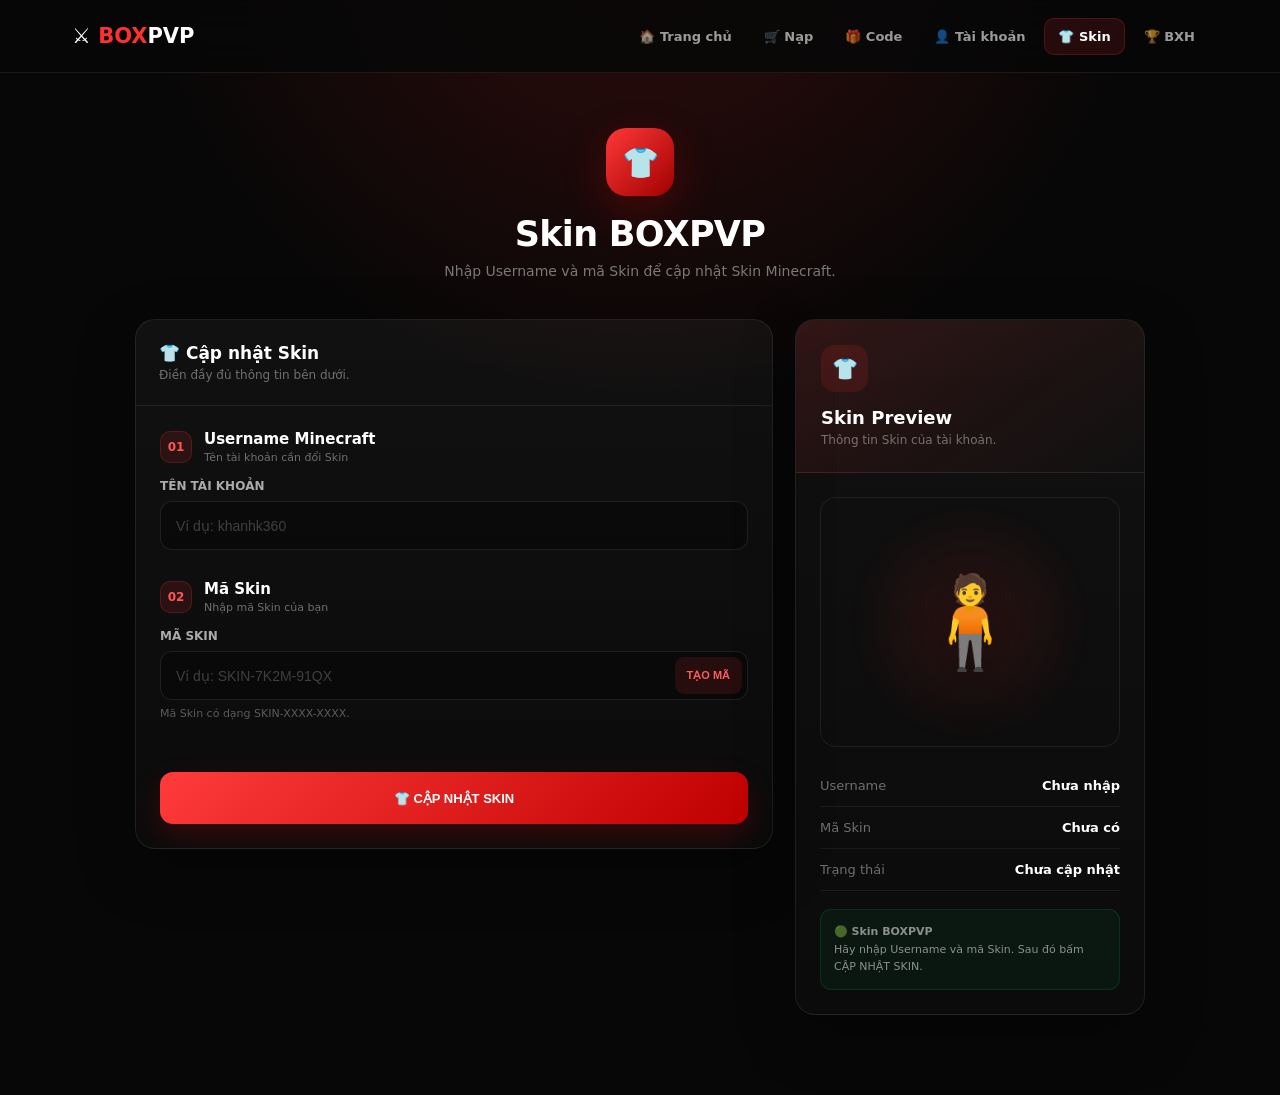
<file: skin/index.html>
<!DOCTYPE html>
<html lang="vi">

<head>
    <meta charset="UTF-8">
    <meta name="viewport" content="width=device-width, initial-scale=1.0">

    <title>Skin | BOXPVP</title>

    <style>
        * {
            box-sizing: border-box;
            margin: 0;
            padding: 0;
        }

        body {
            font-family:
                Inter,
                system-ui,
                -apple-system,
                BlinkMacSystemFont,
                "Segoe UI",
                sans-serif;

            min-height: 100vh;
            color: #fff;

            background:
                radial-gradient(
                    circle at 50% -10%,
                    rgba(255, 35, 35, .18),
                    transparent 38%
                ),
                #070707;
        }

        /* =========================
           HEADER
        ========================= */

        header {
            position: sticky;
            top: 0;
            z-index: 100;

            border-bottom:
                1px solid rgba(255,255,255,.08);

            background:
                rgba(7,7,7,.88);

            backdrop-filter: blur(18px);
        }

        .navbar {
            max-width: 1180px;
            min-height: 72px;

            margin: auto;
            padding: 0 22px;

            display: flex;
            align-items: center;
            justify-content: space-between;
            gap: 20px;
        }

        .logo {
            color: white;
            text-decoration: none;

            font-size: 21px;
            font-weight: 900;
        }

        .logo span {
            color: #ff3030;
        }

        nav {
            display: flex;
            align-items: center;
            gap: 6px;
        }

        nav a {
            color: rgba(255,255,255,.6);

            text-decoration: none;

            padding: 10px 13px;

            border-radius: 10px;

            font-size: 13px;
            font-weight: 700;

            transition: .18s ease;
        }

        nav a:hover {
            color: white;
            background: rgba(255,255,255,.06);
        }

        nav a.active {
            color: white;

            background:
                rgba(255,48,48,.12);

            border:
                1px solid rgba(255,48,48,.22);
        }

        /* =========================
           MAIN
        ========================= */

        main {
            max-width: 1050px;

            margin: auto;

            padding:
                55px 20px 80px;
        }

        .hero {
            text-align: center;

            margin-bottom: 40px;
        }

        .hero-icon {
            width: 68px;
            height: 68px;

            margin: 0 auto 18px;

            display: flex;
            align-items: center;
            justify-content: center;

            border-radius: 20px;

            background:
                linear-gradient(
                    135deg,
                    #ff3838,
                    #a00000
                );

            box-shadow:
                0 15px 45px
                rgba(255,0,0,.22);

            font-size: 30px;
        }

        .hero h1 {
            font-size: 35px;
            font-weight: 900;
            letter-spacing: -.7px;
        }

        .hero p {
            margin-top: 9px;

            color:
                rgba(255,255,255,.45);

            font-size: 14px;
        }

        /* =========================
           LAYOUT
        ========================= */

        .layout {
            display: grid;

            grid-template-columns:
                minmax(0, 1fr)
                350px;

            gap: 22px;

            align-items: start;
        }

        .card {
            overflow: hidden;

            border:
                1px solid rgba(255,255,255,.08);

            border-radius: 20px;

            background:
                linear-gradient(
                    180deg,
                    rgba(255,255,255,.045),
                    rgba(255,255,255,.018)
                );

            box-shadow:
                0 20px 60px
                rgba(0,0,0,.3);
        }

        .card-header {
            padding: 23px;

            border-bottom:
                1px solid rgba(255,255,255,.07);
        }

        .card-header h2 {
            font-size: 17px;
        }

        .card-header p {
            margin-top: 5px;

            color:
                rgba(255,255,255,.4);

            font-size: 12px;
        }

        .card-body {
            padding: 24px;
        }

        /* =========================
           STEP
        ========================= */

        .step {
            margin-bottom: 30px;
        }

        .step:last-child {
            margin-bottom: 0;
        }

        .step-title {
            display: flex;
            align-items: center;
            gap: 12px;

            margin-bottom: 15px;
        }

        .step-number {
            width: 32px;
            height: 32px;

            display: flex;
            align-items: center;
            justify-content: center;

            flex-shrink: 0;

            border-radius: 10px;

            color: #ff5555;

            background:
                rgba(255,48,48,.12);

            border:
                1px solid rgba(255,48,48,.2);

            font-size: 12px;
            font-weight: 900;
        }

        .step-title h3 {
            font-size: 15px;
        }

        .step-title p {
            margin-top: 3px;

            color:
                rgba(255,255,255,.4);

            font-size: 11px;
        }

        /* =========================
           INPUT
        ========================= */

        .field {
            margin-bottom: 16px;
        }

        .field:last-child {
            margin-bottom: 0;
        }

        label {
            display: block;

            margin-bottom: 8px;

            color:
                rgba(255,255,255,.65);

            font-size: 12px;
            font-weight: 800;
        }

        .input {
            width: 100%;
            height: 49px;

            padding: 0 15px;

            border:
                1px solid rgba(255,255,255,.09);

            border-radius: 12px;

            outline: none;

            background:
                rgba(0,0,0,.3);

            color: white;

            font-size: 14px;

            transition: .18s ease;
        }

        .input::placeholder {
            color:
                rgba(255,255,255,.22);
        }

        .input:focus {
            border-color:
                rgba(255,48,48,.7);

            box-shadow:
                0 0 0 3px
                rgba(255,48,48,.08);
        }

        /* =========================
           SKIN CODE
        ========================= */

        .code-wrap {
            position: relative;
        }

        .code-wrap .input {
            padding-right: 105px;
        }

        .generate {
            position: absolute;

            right: 6px;
            top: 6px;

            height: 37px;

            padding: 0 12px;

            border: 0;
            border-radius: 9px;

            background:
                rgba(255,48,48,.12);

            color:
                #ff5a5a;

            font-size: 11px;
            font-weight: 900;

            cursor: pointer;
        }

        .generate:hover {
            background:
                rgba(255,48,48,.2);
        }

        .hint {
            margin-top: 7px;

            color:
                rgba(255,255,255,.32);

            font-size: 11px;
        }

        /* =========================
           BUTTON
        ========================= */

        .update-button {
            width: 100%;
            height: 52px;

            margin-top: 22px;

            border: 0;
            border-radius: 13px;

            background:
                linear-gradient(
                    135deg,
                    #ff3b3b,
                    #bf0000
                );

            color: white;

            font-size: 13px;
            font-weight: 900;

            cursor: pointer;

            box-shadow:
                0 12px 30px
                rgba(255,0,0,.18);

            transition: .18s ease;
        }

        .update-button:hover {
            transform: translateY(-2px);

            box-shadow:
                0 17px 38px
                rgba(255,0,0,.27);
        }

        .update-button:active {
            transform: translateY(0);
        }

        /* =========================
           PREVIEW
        ========================= */

        .preview {
            position: sticky;
            top: 95px;
        }

        .preview-head {
            padding: 25px;

            background:
                linear-gradient(
                    145deg,
                    rgba(255,48,48,.13),
                    transparent
                );

            border-bottom:
                1px solid rgba(255,255,255,.07);
        }

        .preview-icon {
            width: 47px;
            height: 47px;

            margin-bottom: 15px;

            display: flex;
            align-items: center;
            justify-content: center;

            border-radius: 14px;

            background:
                rgba(255,48,48,.12);

            font-size: 21px;
        }

        .preview-head h2 {
            font-size: 18px;
        }

        .preview-head p {
            margin-top: 5px;

            color:
                rgba(255,255,255,.4);

            font-size: 12px;
        }

        .preview-body {
            padding: 24px;
        }

        .skin-box {
            height: 250px;

            display: flex;
            align-items: center;
            justify-content: center;

            border:
                1px solid rgba(255,255,255,.07);

            border-radius: 16px;

            background:
                radial-gradient(
                    circle,
                    rgba(255,48,48,.13),
                    transparent 62%
                );
        }

        .skin-character {
            font-size: 90px;

            filter:
                drop-shadow(
                    0 15px 20px
                    rgba(0,0,0,.4)
                );
        }

        .info {
            margin-top: 18px;
        }

        .info-row {
            display: flex;
            align-items: center;
            justify-content: space-between;

            gap: 15px;

            padding: 13px 0;

            border-bottom:
                1px solid rgba(255,255,255,.06);

            font-size: 13px;
        }

        .info-row span {
            color:
                rgba(255,255,255,.4);
        }

        .info-row strong {
            text-align: right;

            max-width: 190px;

            overflow: hidden;

            text-overflow: ellipsis;

            white-space: nowrap;
        }

        .status {
            margin-top: 18px;

            padding: 13px;

            border-radius: 11px;

            background:
                rgba(0,255,120,.05);

            border:
                1px solid rgba(0,255,120,.1);

            color:
                rgba(255,255,255,.52);

            font-size: 11px;

            line-height: 1.6;
        }

        /* =========================
           TOAST
        ========================= */

        .toast {
            position: fixed;

            left: 50%;
            bottom: 25px;

            transform:
                translate(-50%, 20px);

            opacity: 0;

            pointer-events: none;

            padding:
                13px 18px;

            border-radius: 12px;

            background: #181818;

            border:
                1px solid rgba(255,255,255,.1);

            box-shadow:
                0 15px 45px
                rgba(0,0,0,.4);

            font-size: 13px;
            font-weight: 700;

            transition: .25s ease;

            z-index: 999;
        }

        .toast.show {
            opacity: 1;

            transform:
                translate(-50%, 0);
        }

        /* =========================
           MOBILE
        ========================= */

        @media (max-width: 850px) {

            .layout {
                grid-template-columns: 1fr;
            }

            .preview {
                position: static;
            }
        }

        @media (max-width: 620px) {

            .navbar {
                min-height: 70px;

                padding: 13px 15px;

                flex-direction: column;

                gap: 10px;
            }

            nav {
                width: 100%;

                overflow-x: auto;

                justify-content: flex-start;
            }

            nav a {
                white-space: nowrap;

                font-size: 12px;

                padding: 8px 9px;
            }

            main {
                padding:
                    35px 14px 60px;
            }

            .hero h1 {
                font-size: 27px;
            }

            .card-body {
                padding: 18px;
            }

            .code-wrap .input {
                padding-right: 15px;
            }

            .generate {
                position: static;

                width: 100%;

                margin-top: 8px;
            }
        }
    </style>
</head>

<body>

<header>

    <div class="navbar">

        <a
            href="../index.html"
            class="logo"
        >
            ⚔️ <span>BOX</span>PVP
        </a>

        <nav>

            <a href="../index.html">
                🏠 Trang chủ
            </a>

            <a href="../topup/">
                🛒 Nạp
            </a>

            <a href="../code/">
                🎁 Code
            </a>

            <a href="../account/">
                👤 Tài khoản
            </a>

            <a
                href="./"
                class="active"
            >
                👕 Skin
            </a>

            <a href="../ranking/">
                🏆 BXH
            </a>

        </nav>

    </div>

</header>


<main>

    <section class="hero">

        <div class="hero-icon">
            👕
        </div>

        <h1>
            Skin BOXPVP
        </h1>

        <p>
            Nhập Username và mã Skin để cập nhật Skin Minecraft.
        </p>

    </section>


    <div class="layout">


        <!-- =========================
             FORM
        ========================== -->

        <section class="card">

            <div class="card-header">

                <h2>
                    👕 Cập nhật Skin
                </h2>

                <p>
                    Điền đầy đủ thông tin bên dưới.
                </p>

            </div>


            <div class="card-body">


                <!-- USERNAME -->

                <div class="step">

                    <div class="step-title">

                        <div class="step-number">
                            01
                        </div>

                        <div>

                            <h3>
                                Username Minecraft
                            </h3>

                            <p>
                                Tên tài khoản cần đổi Skin
                            </p>

                        </div>

                    </div>


                    <div class="field">

                        <label for="username">
                            TÊN TÀI KHOẢN
                        </label>

                        <input
                            class="input"
                            id="username"
                            type="text"
                            maxlength="16"
                            placeholder="Ví dụ: khanhk360"
                            autocomplete="off"
                        >

                    </div>

                </div>


                <!-- SKIN CODE -->

                <div class="step">

                    <div class="step-title">

                        <div class="step-number">
                            02
                        </div>

                        <div>

                            <h3>
                                Mã Skin
                            </h3>

                            <p>
                                Nhập mã Skin của bạn
                            </p>

                        </div>

                    </div>


                    <div class="field">

                        <label for="skinCode">
                            MÃ SKIN
                        </label>

                        <div class="code-wrap">

                            <input
                                class="input"
                                id="skinCode"
                                type="text"
                                maxlength="50"
                                placeholder="Ví dụ: SKIN-7K2M-91QX"
                                autocomplete="off"
                            >

                            <button
                                class="generate"
                                id="generateCode"
                                type="button"
                            >
                                TẠO MÃ
                            </button>

                        </div>

                        <div class="hint">
                            Mã Skin có dạng SKIN-XXXX-XXXX.
                        </div>

                    </div>

                </div>


                <button
                    class="update-button"
                    id="updateSkin"
                    type="button"
                >
                    👕 CẬP NHẬT SKIN
                </button>

            </div>

        </section>


        <!-- =========================
             PREVIEW
        ========================== -->

        <aside class="card preview">

            <div class="preview-head">

                <div class="preview-icon">
                    👕
                </div>

                <h2>
                    Skin Preview
                </h2>

                <p>
                    Thông tin Skin của tài khoản.
                </p>

            </div>


            <div class="preview-body">

                <div class="skin-box">

                    <div
                        class="skin-character"
                        id="skinCharacter"
                    >
                        🧍
                    </div>

                </div>


                <div class="info">

                    <div class="info-row">

                        <span>
                            Username
                        </span>

                        <strong id="previewUsername">
                            Chưa nhập
                        </strong>

                    </div>


                    <div class="info-row">

                        <span>
                            Mã Skin
                        </span>

                        <strong id="previewCode">
                            Chưa có
                        </strong>

                    </div>


                    <div class="info-row">

                        <span>
                            Trạng thái
                        </span>

                        <strong id="previewStatus">
                            Chưa cập nhật
                        </strong>

                    </div>

                </div>


                <div class="status">

                    🟢 <strong>Skin BOXPVP</strong><br>

                    Hãy nhập Username và mã Skin.
                    Sau đó bấm CẬP NHẬT SKIN.

                </div>

            </div>

        </aside>

    </div>

</main>


<div
    class="toast"
    id="toast"
></div>


<script>

    const usernameInput =
        document.getElementById("username");

    const skinCodeInput =
        document.getElementById("skinCode");

    const previewUsername =
        document.getElementById("previewUsername");

    const previewCode =
        document.getElementById("previewCode");

    const previewStatus =
        document.getElementById("previewStatus");

    const updateSkin =
        document.getElementById("updateSkin");

    const generateCode =
        document.getElementById("generateCode");

    const toast =
        document.getElementById("toast");


    /* =========================
       TOAST
    ========================= */

    function showToast(message) {

        toast.textContent = message;

        toast.classList.add("show");

        clearTimeout(
            window.toastTimer
        );

        window.toastTimer =
            setTimeout(() => {

                toast.classList.remove("show");

            }, 2600);
    }


    /* =========================
       LOAD SAVED DATA
    ========================= */

    const savedUsername =
        localStorage.getItem(
            "boxpvp_username"
        );

    const savedSkinCode =
        localStorage.getItem(
            "boxpvp_skin_code"
        );


    if (savedUsername) {

        usernameInput.value =
            savedUsername;

        previewUsername.textContent =
            savedUsername;
    }


    if (savedSkinCode) {

        skinCodeInput.value =
            savedSkinCode;

        previewCode.textContent =
            savedSkinCode;

        previewStatus.textContent =
            "Đã cập nhật";
    }


    /* =========================
       USERNAME
    ========================= */

    usernameInput.addEventListener(
        "input",
        () => {

            const value =
                usernameInput.value.trim();

            previewUsername.textContent =
                value || "Chưa nhập";
        }
    );


    /* =========================
       SKIN CODE
    ========================= */

    skinCodeInput.addEventListener(
        "input",
        () => {

            const value =
                skinCodeInput.value.trim();

            previewCode.textContent =
                value || "Chưa có";
        }
    );


    /* =========================
       TẠO MÃ SKIN
    ========================= */

    generateCode.addEventListener(
        "click",
        () => {

            const chars =
                "ABCDEFGHJKLMNPQRSTUVWXYZ23456789";

            function randomPart(length) {

                let result = "";

                for (
                    let i = 0;
                    i < length;
                    i++
                ) {

                    result +=
                        chars[
                            Math.floor(
                                Math.random()
                                * chars.length
                            )
                        ];
                }

                return result;
            }


            const code =
                `SKIN-${randomPart(4)}-${randomPart(4)}`;


            skinCodeInput.value =
                code;

            previewCode.textContent =
                code;


            showToast(
                `🎫 Đã tạo mã Skin: ${code}`
            );
        }
    );


    /* =========================
       CẬP NHẬT SKIN
    ========================= */

    updateSkin.addEventListener(
        "click",
        () => {

            const username =
                usernameInput.value.trim();

            const skinCode =
                skinCodeInput.value.trim();


            /* USERNAME BẮT BUỘC */

            if (!username) {

                showToast(
                    "⚠️ Hãy nhập Username Minecraft trước."
                );

                usernameInput.focus();

                return;
            }


            /* MÃ SKIN BẮT BUỘC */

            if (!skinCode) {

                showToast(
                    "⚠️ Hãy nhập mã Skin."
                );

                skinCodeInput.focus();

                return;
            }


            /* LƯU */

            localStorage.setItem(
                "boxpvp_username",
                username
            );

            localStorage.setItem(
                "boxpvp_skin_code",
                skinCode
            );


            /* HIỂN THỊ */

            previewUsername.textContent =
                username;

            previewCode.textContent =
                skinCode;

            previewStatus.textContent =
                "Đã cập nhật";


            showToast(
                `👕 Đã cập nhật Skin cho ${username}.`
            );

        }
    );

</script>

</body>

</html>
</file>
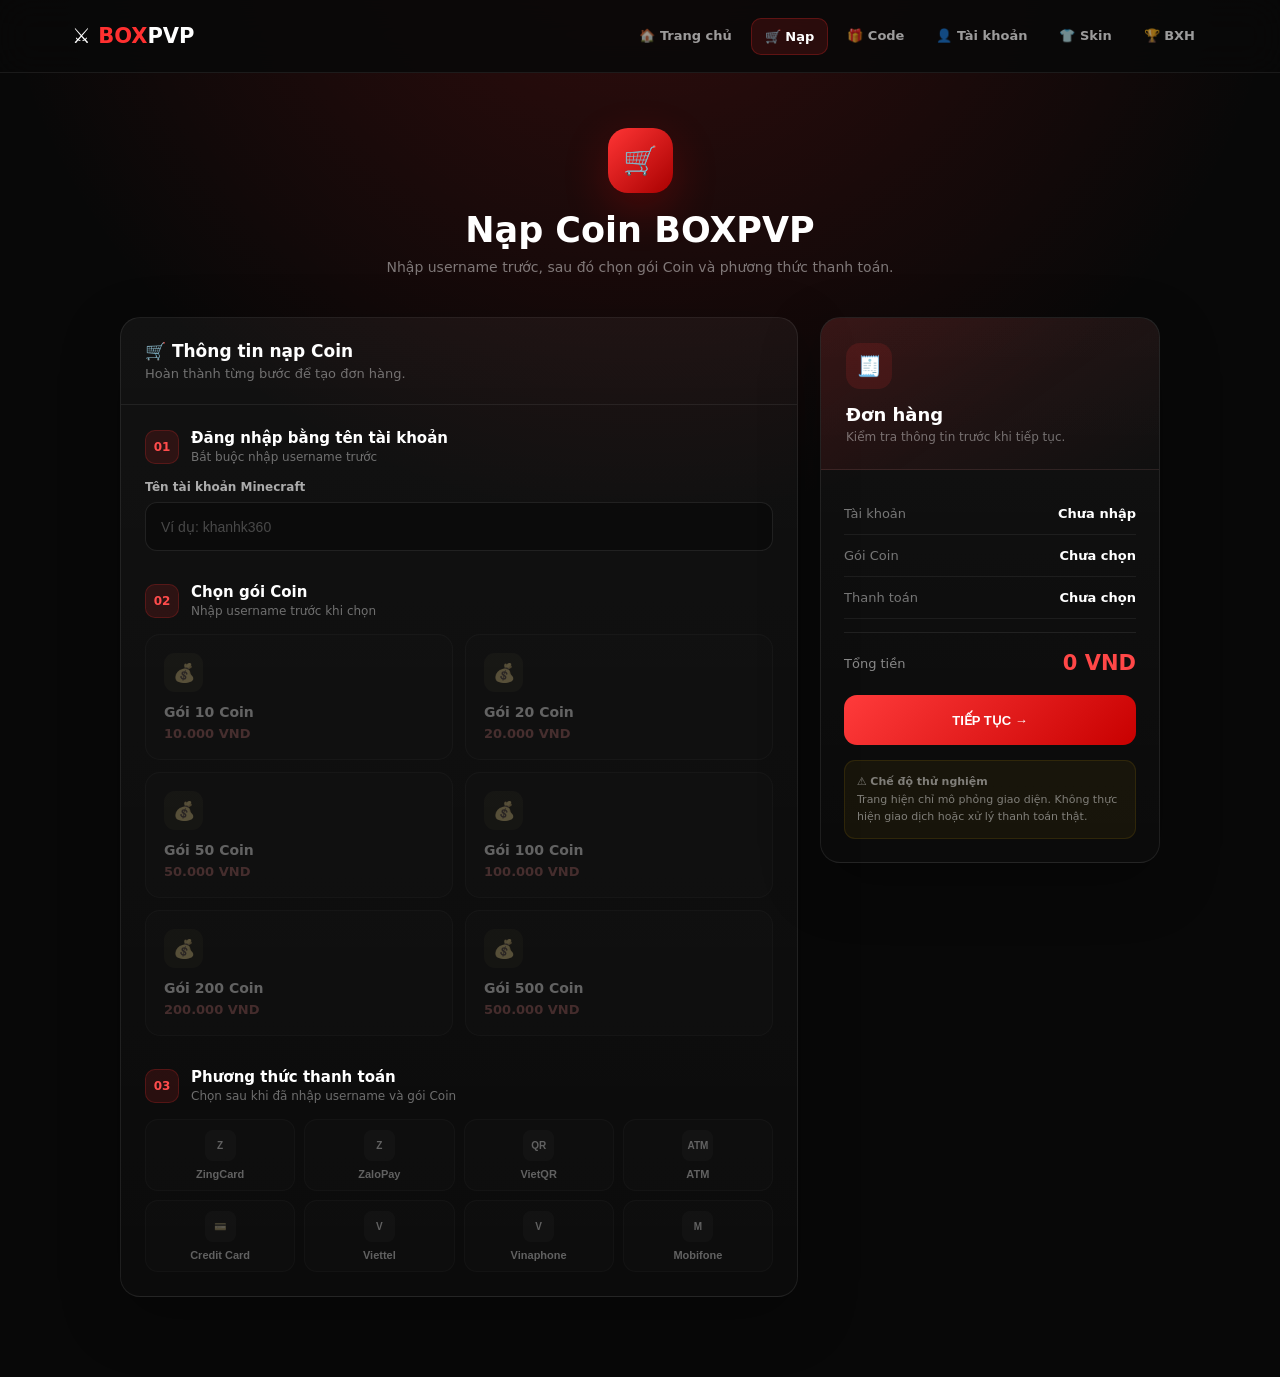
<file: topup/index.html>
<!DOCTYPE html>
<html lang="vi">
<head>
    <meta charset="UTF-8">
    <meta name="viewport" content="width=device-width, initial-scale=1.0">

    <title>Nạp Coin | BOXPVP</title>

    <style>
        * {
            box-sizing: border-box;
            margin: 0;
            padding: 0;
        }

        body {
            font-family: Inter, system-ui, Arial, sans-serif;
            background:
                radial-gradient(circle at 50% -10%, rgba(255, 35, 35, .18), transparent 40%),
                #080808;
            color: #fff;
            min-height: 100vh;
        }

        /* ================= HEADER ================= */

        header {
            position: sticky;
            top: 0;
            z-index: 100;
            border-bottom: 1px solid rgba(255,255,255,.08);
            background: rgba(8,8,8,.88);
            backdrop-filter: blur(18px);
        }

        .navbar {
            max-width: 1180px;
            min-height: 72px;
            margin: auto;
            padding: 12px 22px;

            display: flex;
            align-items: center;
            justify-content: space-between;
            gap: 20px;
        }

        .logo {
            color: #fff;
            text-decoration: none;
            font-size: 21px;
            font-weight: 900;
            white-space: nowrap;
        }

        .logo span {
            color: #ff3030;
        }

        nav {
            display: flex;
            gap: 6px;
            overflow-x: auto;
        }

        nav a {
            color: rgba(255,255,255,.6);
            text-decoration: none;
            padding: 10px 13px;
            border-radius: 10px;
            font-size: 13px;
            font-weight: 700;
            white-space: nowrap;
            transition: .2s;
        }

        nav a:hover {
            color: #fff;
            background: rgba(255,255,255,.06);
        }

        nav a.active {
            color: #fff;
            background: rgba(255,45,45,.13);
            border: 1px solid rgba(255,45,45,.25);
        }

        /* ================= MAIN ================= */

        main {
            max-width: 1080px;
            margin: auto;
            padding: 55px 20px 80px;
        }

        .page-title {
            text-align: center;
            margin-bottom: 42px;
        }

        .page-icon {
            width: 65px;
            height: 65px;
            margin: 0 auto 17px;

            display: flex;
            align-items: center;
            justify-content: center;

            border-radius: 20px;

            background: linear-gradient(
                135deg,
                #ff3535,
                #a80000
            );

            box-shadow:
                0 15px 45px rgba(255,0,0,.22);

            font-size: 28px;
        }

        .page-title h1 {
            font-size: 35px;
            font-weight: 900;
        }

        .page-title p {
            margin-top: 9px;
            color: rgba(255,255,255,.45);
            font-size: 14px;
        }

        /* ================= LAYOUT ================= */

        .layout {
            display: grid;
            grid-template-columns: minmax(0, 1fr) 340px;
            gap: 22px;
            align-items: start;
        }

        .box {
            background:
                linear-gradient(
                    180deg,
                    rgba(255,255,255,.045),
                    rgba(255,255,255,.015)
                );

            border: 1px solid rgba(255,255,255,.08);
            border-radius: 20px;

            overflow: hidden;

            box-shadow:
                0 20px 60px rgba(0,0,0,.28);
        }

        .box-header {
            padding: 23px 24px;
            border-bottom: 1px solid rgba(255,255,255,.07);
        }

        .box-header h2 {
            font-size: 17px;
        }

        .box-header p {
            margin-top: 5px;
            color: rgba(255,255,255,.4);
            font-size: 13px;
        }

        .box-content {
            padding: 24px;
        }

        /* ================= STEP ================= */

        .step {
            margin-bottom: 32px;
        }

        .step:last-child {
            margin-bottom: 0;
        }

        .step-head {
            display: flex;
            align-items: center;
            gap: 12px;
            margin-bottom: 16px;
        }

        .step-number {
            width: 34px;
            height: 34px;
            flex-shrink: 0;

            display: flex;
            align-items: center;
            justify-content: center;

            border-radius: 10px;

            background: rgba(255,45,45,.12);
            border: 1px solid rgba(255,45,45,.2);

            color: #ff4c4c;
            font-size: 12px;
            font-weight: 900;
        }

        .step-head h3 {
            font-size: 15px;
        }

        .step-head p {
            margin-top: 3px;
            color: rgba(255,255,255,.4);
            font-size: 12px;
        }

        /* ================= INPUT ================= */

        .input-label {
            display: block;
            margin-bottom: 8px;

            color: rgba(255,255,255,.65);

            font-size: 12px;
            font-weight: 700;
        }

        .input {
            width: 100%;
            height: 49px;

            padding: 0 15px;

            border-radius: 12px;

            border: 1px solid rgba(255,255,255,.09);

            outline: none;

            background: rgba(0,0,0,.3);
            color: #fff;

            font-size: 14px;

            transition: .2s;
        }

        .input::placeholder {
            color: rgba(255,255,255,.25);
        }

        .input:focus {
            border-color: rgba(255,45,45,.7);

            box-shadow:
                0 0 0 3px rgba(255,45,45,.08);
        }

        /* ================= PACKAGES ================= */

        .packages {
            display: grid;
            grid-template-columns: repeat(2, 1fr);
            gap: 12px;
        }

        .package {
            position: relative;

            padding: 18px;

            border-radius: 15px;

            border: 1px solid rgba(255,255,255,.08);

            background: rgba(255,255,255,.025);

            cursor: pointer;

            transition: .2s;
        }

        .package:hover:not(.disabled) {
            transform: translateY(-2px);
            background: rgba(255,255,255,.05);
            border-color: rgba(255,255,255,.2);
        }

        .package.selected {
            border-color: #ff3030;
            background: rgba(255,48,48,.09);

            box-shadow:
                0 0 0 1px rgba(255,48,48,.12);
        }

        .package.disabled {
            opacity: .35;
            cursor: not-allowed;
            filter: grayscale(.6);
        }

        .package-icon {
            width: 39px;
            height: 39px;

            display: flex;
            align-items: center;
            justify-content: center;

            border-radius: 11px;

            background: rgba(255,190,0,.1);

            font-size: 18px;

            margin-bottom: 12px;
        }

        .package-name {
            font-size: 14px;
            font-weight: 800;
        }

        .package-price {
            margin-top: 6px;

            color: #ff5252;

            font-size: 13px;
            font-weight: 800;
        }

        .package-check {
            position: absolute;
            top: 14px;
            right: 14px;

            width: 22px;
            height: 22px;

            display: none;

            align-items: center;
            justify-content: center;

            border-radius: 50%;

            background: #ff3030;

            font-size: 12px;
        }

        .package.selected .package-check {
            display: flex;
        }

        /* ================= PAYMENT ================= */

        .payments {
            display: grid;
            grid-template-columns: repeat(4, 1fr);
            gap: 9px;
        }

        .payment {
            min-height: 72px;

            border-radius: 13px;

            border: 1px solid rgba(255,255,255,.08);

            background: rgba(255,255,255,.025);

            color: #fff;

            cursor: pointer;

            display: flex;
            flex-direction: column;
            align-items: center;
            justify-content: center;

            gap: 7px;

            font-size: 11px;
            font-weight: 700;

            transition: .2s;
        }

        .payment:hover:not(.disabled) {
            background: rgba(255,255,255,.06);
            border-color: rgba(255,255,255,.18);
        }

        .payment.selected {
            border-color: #ff3030;
            background: rgba(255,48,48,.1);
        }

        .payment.disabled {
            opacity: .35;
            cursor: not-allowed;
            filter: grayscale(.7);
        }

        .payment-icon {
            width: 31px;
            height: 31px;

            display: flex;
            align-items: center;
            justify-content: center;

            border-radius: 8px;

            background: rgba(255,255,255,.07);

            font-size: 10px;
            font-weight: 900;
        }

        /* ================= CARD FORM ================= */

        .card-demo {
            display: none;

            margin-top: 15px;
            padding: 18px;

            border-radius: 15px;

            background: rgba(255,255,255,.025);

            border: 1px solid rgba(255,255,255,.07);
        }

        .card-demo.show {
            display: block;
        }

        .card-title {
            display: flex;
            align-items: center;
            gap: 10px;

            margin-bottom: 15px;
        }

        .card-title-icon {
            width: 37px;
            height: 37px;

            display: flex;
            align-items: center;
            justify-content: center;

            border-radius: 10px;

            background: rgba(255,48,48,.1);
        }

        .card-title strong {
            font-size: 13px;
        }

        .card-title span {
            display: block;

            margin-top: 3px;

            color: rgba(255,255,255,.4);

            font-size: 11px;
        }

        .demo-grid {
            display: grid;
            grid-template-columns: 1fr 1fr;
            gap: 12px;
        }

        /* ================= SUMMARY ================= */

        .summary {
            position: sticky;
            top: 95px;
        }

        .summary-top {
            padding: 25px;

            background:
                linear-gradient(
                    145deg,
                    rgba(255,48,48,.12),
                    transparent
                );

            border-bottom: 1px solid rgba(255,255,255,.07);
        }

        .summary-icon {
            width: 46px;
            height: 46px;

            display: flex;
            align-items: center;
            justify-content: center;

            border-radius: 14px;

            background: rgba(255,48,48,.12);

            margin-bottom: 15px;

            font-size: 20px;
        }

        .summary-top h2 {
            font-size: 18px;
        }

        .summary-top p {
            margin-top: 5px;
            color: rgba(255,255,255,.4);
            font-size: 12px;
        }

        .summary-body {
            padding: 23px;
        }

        .summary-row {
            display: flex;
            justify-content: space-between;
            gap: 15px;

            padding: 13px 0;

            border-bottom: 1px solid rgba(255,255,255,.06);

            font-size: 13px;
        }

        .summary-row span {
            color: rgba(255,255,255,.43);
        }

        .summary-row strong {
            text-align: right;
        }

        .total {
            margin-top: 13px;
            padding-top: 18px;

            border-top: 1px solid rgba(255,255,255,.08);

            display: flex;
            align-items: center;
            justify-content: space-between;
        }

        .total span {
            color: rgba(255,255,255,.5);
            font-size: 13px;
        }

        .total strong {
            color: #ff4747;
            font-size: 21px;
        }

        .continue {
            width: 100%;
            height: 50px;

            margin-top: 20px;

            border: 0;
            border-radius: 13px;

            background:
                linear-gradient(
                    135deg,
                    #ff3b3b,
                    #c80000
                );

            color: #fff;

            font-size: 13px;
            font-weight: 900;

            cursor: pointer;

            transition: .2s;
        }

        .continue:hover {
            transform: translateY(-2px);

            box-shadow:
                0 15px 35px rgba(255,0,0,.25);
        }

        .warning {
            margin-top: 15px;

            padding: 12px;

            border-radius: 11px;

            background: rgba(255,190,0,.05);

            border: 1px solid rgba(255,190,0,.1);

            color: rgba(255,255,255,.45);

            font-size: 11px;
            line-height: 1.6;
        }

        /* ================= TOAST ================= */

        .toast {
            position: fixed;

            left: 50%;
            bottom: 25px;

            transform: translate(-50%, 20px);

            opacity: 0;
            pointer-events: none;

            padding: 13px 18px;

            border-radius: 12px;

            background: #181818;

            border: 1px solid rgba(255,255,255,.1);

            box-shadow:
                0 15px 45px rgba(0,0,0,.4);

            font-size: 13px;
            font-weight: 700;

            transition: .25s;

            z-index: 999;
        }

        .toast.show {
            opacity: 1;
            transform: translate(-50%, 0);
        }

        /* ================= MOBILE ================= */

        @media (max-width: 850px) {

            .layout {
                grid-template-columns: 1fr;
            }

            .summary {
                position: static;
            }

            .payments {
                grid-template-columns: repeat(4, 1fr);
            }
        }

        @media (max-width: 620px) {

            .navbar {
                flex-direction: column;
                padding: 14px;
            }

            nav {
                width: 100%;
            }

            main {
                padding: 35px 14px 60px;
            }

            .page-title h1 {
                font-size: 27px;
            }

            .packages {
                grid-template-columns: 1fr;
            }

            .payments {
                grid-template-columns: repeat(2, 1fr);
            }

            .demo-grid {
                grid-template-columns: 1fr;
            }

            .box-content {
                padding: 18px;
            }
        }
    </style>
</head>

<body>

<header>

    <div class="navbar">

        <a href="../index.html" class="logo">
            ⚔️ <span>BOX</span>PVP
        </a>

        <nav>

            <a href="../index.html">
                🏠 Trang chủ
            </a>

            <a href="../topup/" class="active">
                🛒 Nạp
            </a>

            <a href="../code/">
                🎁 Code
            </a>

            <a href="../account/">
                👤 Tài khoản
            </a>

            <a href="../skin/">
                👕 Skin
            </a>

            <a href="../ranking/">
                🏆 BXH
            </a>

        </nav>

    </div>

</header>

<main>

    <div class="page-title">

        <div class="page-icon">
            🛒
        </div>

        <h1>
            Nạp Coin BOXPVP
        </h1>

        <p>
            Nhập username trước, sau đó chọn gói Coin và phương thức thanh toán.
        </p>

    </div>

    <div class="layout">

        <!-- ================= LEFT ================= -->

        <div class="box">

            <div class="box-header">

                <h2>
                    🛒 Thông tin nạp Coin
                </h2>

                <p>
                    Hoàn thành từng bước để tạo đơn hàng.
                </p>

            </div>

            <div class="box-content">

                <!-- STEP 1 -->

                <div class="step">

                    <div class="step-head">

                        <div class="step-number">
                            01
                        </div>

                        <div>

                            <h3>
                                Đăng nhập bằng tên tài khoản
                            </h3>

                            <p>
                                Bắt buộc nhập username trước
                            </p>

                        </div>

                    </div>

                    <label class="input-label">
                        Tên tài khoản Minecraft
                    </label>

                    <input
                        class="input"
                        id="username"
                        type="text"
                        placeholder="Ví dụ: khanhk360"
                        autocomplete="off"
                    >

                </div>

                <!-- STEP 2 -->

                <div class="step">

                    <div class="step-head">

                        <div class="step-number">
                            02
                        </div>

                        <div>

                            <h3>
                                Chọn gói Coin
                            </h3>

                            <p>
                                Nhập username trước khi chọn
                            </p>

                        </div>

                    </div>

                    <div class="packages">

                        <div
                            class="package disabled"
                            data-coins="10"
                            data-price="10000"
                        >
                            <div class="package-icon">💰</div>
                            <div class="package-name">
                                Gói 10 Coin
                            </div>
                            <div class="package-price">
                                10.000 VND
                            </div>
                            <div class="package-check">✓</div>
                        </div>

                        <div
                            class="package disabled"
                            data-coins="20"
                            data-price="20000"
                        >
                            <div class="package-icon">💰</div>
                            <div class="package-name">
                                Gói 20 Coin
                            </div>
                            <div class="package-price">
                                20.000 VND
                            </div>
                            <div class="package-check">✓</div>
                        </div>

                        <div
                            class="package disabled"
                            data-coins="50"
                            data-price="50000"
                        >
                            <div class="package-icon">💰</div>
                            <div class="package-name">
                                Gói 50 Coin
                            </div>
                            <div class="package-price">
                                50.000 VND
                            </div>
                            <div class="package-check">✓</div>
                        </div>

                        <div
                            class="package disabled"
                            data-coins="100"
                            data-price="100000"
                        >
                            <div class="package-icon">💰</div>
                            <div class="package-name">
                                Gói 100 Coin
                            </div>
                            <div class="package-price">
                                100.000 VND
                            </div>
                            <div class="package-check">✓</div>
                        </div>

                        <div
                            class="package disabled"
                            data-coins="200"
                            data-price="200000"
                        >
                            <div class="package-icon">💰</div>
                            <div class="package-name">
                                Gói 200 Coin
                            </div>
                            <div class="package-price">
                                200.000 VND
                            </div>
                            <div class="package-check">✓</div>
                        </div>

                        <div
                            class="package disabled"
                            data-coins="500"
                            data-price="500000"
                        >
                            <div class="package-icon">💰</div>
                            <div class="package-name">
                                Gói 500 Coin
                            </div>
                            <div class="package-price">
                                500.000 VND
                            </div>
                            <div class="package-check">✓</div>
                        </div>

                    </div>

                </div>

                <!-- STEP 3 -->

                <div class="step">

                    <div class="step-head">

                        <div class="step-number">
                            03
                        </div>

                        <div>

                            <h3>
                                Phương thức thanh toán
                            </h3>

                            <p>
                                Chọn sau khi đã nhập username và gói Coin
                            </p>

                        </div>

                    </div>

                    <div class="payments">

                        <button
                            class="payment disabled"
                            data-method="ZingCard"
                            type="button"
                        >
                            <span class="payment-icon">Z</span>
                            ZingCard
                        </button>

                        <button
                            class="payment disabled"
                            data-method="ZaloPay"
                            type="button"
                        >
                            <span class="payment-icon">Z</span>
                            ZaloPay
                        </button>

                        <button
                            class="payment disabled"
                            data-method="VietQR"
                            type="button"
                        >
                            <span class="payment-icon">QR</span>
                            VietQR
                        </button>

                        <button
                            class="payment disabled"
                            data-method="ATM"
                            type="button"
                        >
                            <span class="payment-icon">ATM</span>
                            ATM
                        </button>

                        <button
                            class="payment disabled"
                            data-method="Credit Card"
                            type="button"
                        >
                            <span class="payment-icon">💳</span>
                            Credit Card
                        </button>

                        <button
                            class="payment disabled"
                            data-method="Viettel"
                            type="button"
                        >
                            <span class="payment-icon">V</span>
                            Viettel
                        </button>

                        <button
                            class="payment disabled"
                            data-method="Vinaphone"
                            type="button"
                        >
                            <span class="payment-icon">V</span>
                            Vinaphone
                        </button>

                        <button
                            class="payment disabled"
                            data-method="Mobifone"
                            type="button"
                        >
                            <span class="payment-icon">M</span>
                            Mobifone
                        </button>

                    </div>

                    <!-- FORM DEMO -->

                    <div
                        class="card-demo"
                        id="cardDemo"
                    >

                        <div class="card-title">

                            <div class="card-title-icon">
                                🎫
                            </div>

                            <div>

                                <strong id="cardTitle">
                                    Thông tin thẻ
                                </strong>

                                <span>
                                    Nhập Serial và Mã thẻ
                                </span>

                            </div>

                        </div>

                        <div class="demo-grid">

                            <div>

                                <label class="input-label">
                                    Serial
                                </label>

                                <input
                                    class="input"
                                    id="serial"
                                    type="text"
                                    placeholder="Nhập Serial"
                                    autocomplete="off"
                                >

                            </div>

                            <div>

                                <label class="input-label">
                                    Mã thẻ
                                </label>

                                <input
                                    class="input"
                                    id="cardCode"
                                    type="text"
                                    placeholder="Nhập mã thẻ"
                                    autocomplete="off"
                                >

                            </div>

                        </div>

                    </div>

                </div>

            </div>

        </div>

        <!-- ================= SUMMARY ================= -->

        <aside class="box summary">

            <div class="summary-top">

                <div class="summary-icon">
                    🧾
                </div>

                <h2>
                    Đơn hàng
                </h2>

                <p>
                    Kiểm tra thông tin trước khi tiếp tục.
                </p>

            </div>

            <div class="summary-body">

                <div class="summary-row">

                    <span>
                        Tài khoản
                    </span>

                    <strong id="summaryUser">
                        Chưa nhập
                    </strong>

                </div>

                <div class="summary-row">

                    <span>
                        Gói Coin
                    </span>

                    <strong id="summaryPackage">
                        Chưa chọn
                    </strong>

                </div>

                <div class="summary-row">

                    <span>
                        Thanh toán
                    </span>

                    <strong id="summaryPayment">
                        Chưa chọn
                    </strong>

                </div>

                <div class="total">

                    <span>
                        Tổng tiền
                    </span>

                    <strong id="summaryPrice">
                        0 VND
                    </strong>

                </div>

                <button
                    class="continue"
                    id="continueButton"
                    type="button"
                >
                    TIẾP TỤC →
                </button>

                <div class="warning">

                    ⚠️ <strong>Chế độ thử nghiệm</strong><br>

                    Trang hiện chỉ mô phỏng giao diện.
                    Không thực hiện giao dịch hoặc xử lý
                    thanh toán thật.

                </div>

            </div>

        </aside>

    </div>

</main>

<div
    class="toast"
    id="toast"
></div>

<script>

    let selectedPackage = null;
    let selectedPayment = null;

    const usernameInput =
        document.getElementById("username");

    const summaryUser =
        document.getElementById("summaryUser");

    const summaryPackage =
        document.getElementById("summaryPackage");

    const summaryPayment =
        document.getElementById("summaryPayment");

    const summaryPrice =
        document.getElementById("summaryPrice");

    const packages =
        document.querySelectorAll(".package");

    const paymentButtons =
        document.querySelectorAll(".payment");

    const cardDemo =
        document.getElementById("cardDemo");

    const cardTitle =
        document.getElementById("cardTitle");

    const toast =
        document.getElementById("toast");


    function showToast(message) {

        toast.textContent = message;

        toast.classList.add("show");

        clearTimeout(window.toastTimer);

        window.toastTimer = setTimeout(() => {

            toast.classList.remove("show");

        }, 2600);
    }


    function hasUsername() {

        return usernameInput.value.trim().length > 0;

    }


    function updateLockedState() {

        const usernameOK = hasUsername();

        packages.forEach(item => {

            item.classList.toggle(
                "disabled",
                !usernameOK
            );

        });

        paymentButtons.forEach(item => {

            item.classList.toggle(
                "disabled",
                !usernameOK || !selectedPackage
            );

        });

    }


    usernameInput.addEventListener(
        "input",
        () => {

            const username =
                usernameInput.value.trim();

            summaryUser.textContent =
                username || "Chưa nhập";


            if (!username) {

                selectedPackage = null;
                selectedPayment = null;

                packages.forEach(item => {
                    item.classList.remove("selected");
                });

                paymentButtons.forEach(item => {
                    item.classList.remove("selected");
                });

                summaryPackage.textContent =
                    "Chưa chọn";

                summaryPayment.textContent =
                    "Chưa chọn";

                summaryPrice.textContent =
                    "0 VND";

                cardDemo.classList.remove("show");
            }

            updateLockedState();

        }
    );


    packages.forEach(packageElement => {

        packageElement.addEventListener(
            "click",
            () => {

                if (!hasUsername()) {

                    showToast(
                        "⚠️ Hãy nhập username Minecraft trước."
                    );

                    usernameInput.focus();

                    return;
                }


                packages.forEach(item => {

                    item.classList.remove(
                        "selected"
                    );

                });


                packageElement.classList.add(
                    "selected"
                );


                selectedPackage = {

                    coins:
                        Number(
                            packageElement.dataset.coins
                        ),

                    price:
                        Number(
                            packageElement.dataset.price
                        )

                };


                summaryPackage.textContent =
                    `${selectedPackage.coins} Coin`;


                summaryPrice.textContent =
                    selectedPackage.price
                        .toLocaleString("vi-VN")
                        + " VND";


                selectedPayment = null;

                paymentButtons.forEach(item => {

                    item.classList.remove(
                        "selected"
                    );

                });

                summaryPayment.textContent =
                    "Chưa chọn";


                cardDemo.classList.remove(
                    "show"
                );


                updateLockedState();

            }
        );

    });


    paymentButtons.forEach(button => {

        button.addEventListener(
            "click",
            () => {

                if (!hasUsername()) {

                    showToast(
                        "⚠️ Hãy nhập username Minecraft trước."
                    );

                    usernameInput.focus();

                    return;
                }


                if (!selectedPackage) {

                    showToast(
                        "⚠️ Hãy chọn gói Coin trước."
                    );

                    return;
                }


                paymentButtons.forEach(item => {

                    item.classList.remove(
                        "selected"
                    );

                });


                button.classList.add(
                    "selected"
                );


                selectedPayment =
                    button.dataset.method;


                summaryPayment.textContent =
                    selectedPayment;


                const cardMethods = [
                    "ZingCard",
                    "Viettel",
                    "Vinaphone",
                    "Mobifone"
                ];


                if (
                    cardMethods.includes(
                        selectedPayment
                    )
                ) {

                    cardDemo.classList.add(
                        "show"
                    );

                    cardTitle.textContent =
                        `${selectedPayment} - Thông tin thẻ`;

                } else {

                    cardDemo.classList.remove(
                        "show"
                    );

                }

            }
        );

    });


    document
        .getElementById("continueButton")
        .addEventListener(
            "click",
            () => {

                const username =
                    usernameInput.value.trim();


                if (!username) {

                    showToast(
                        "⚠️ Hãy nhập username Minecraft."
                    );

                    usernameInput.focus();

                    return;
                }


                if (!selectedPackage) {

                    showToast(
                        "⚠️ Hãy chọn gói Coin."
                    );

                    return;
                }


                if (!selectedPayment) {

                    showToast(
                        "⚠️ Hãy chọn phương thức thanh toán."
                    );

                    return;
                }


                showToast(
                    `✅ Đã chọn ${selectedPackage.coins} Coin bằng ${selectedPayment}.`
                );

            }
        );


    updateLockedState();

</script>

</body>
</html>
</file>
<file: style.css>
* {
  margin: 0;
  padding: 0;
  box-sizing: border-box;
}

html {
  scroll-behavior: smooth;
}

:root {
  --bg: #05060b;
  --card: rgba(15, 18, 30, 0.78);
  --card2: rgba(20, 24, 40, 0.72);
  --purple: #7c5cff;
  --blue: #00d9ff;
  --pink: #ff3cb4;
  --green: #35f58b;
  --text: #f5f7ff;
  --muted: #9ca5bd;
  --border: rgba(255,255,255,.09);
}

body {
  font-family: Arial, Helvetica, sans-serif;
  background:
    radial-gradient(circle at 15% 15%, rgba(124,92,255,.18), transparent 28%),
    radial-gradient(circle at 85% 10%, rgba(0,217,255,.12), transparent 25%),
    radial-gradient(circle at 50% 100%, rgba(255,60,180,.10), transparent 30%),
    var(--bg);
  color: var(--text);
  min-height: 100vh;
  overflow-x: hidden;
}

/* GRID BACKGROUND */

.bg-grid {
  position: fixed;
  inset: 0;
  pointer-events: none;
  opacity: .25;
  background-image:
    linear-gradient(rgba(255,255,255,.025) 1px, transparent 1px),
    linear-gradient(90deg, rgba(255,255,255,.025) 1px, transparent 1px);
  background-size: 45px 45px;
  mask-image: linear-gradient(to bottom, black, transparent);
  z-index: -2;
}

/* TOPBAR */

.topbar {
  position: sticky;
  top: 0;
  z-index: 100;
  height: 72px;
  display: flex;
  align-items: center;
  justify-content: space-between;
  padding: 0 6%;
  background: rgba(5,6,11,.78);
  backdrop-filter: blur(18px);
  border-bottom: 1px solid var(--border);
}

.brand {
  display: flex;
  align-items: center;
  gap: 10px;
  color: white;
  text-decoration: none;
  font-size: 22px;
  font-weight: 900;
  letter-spacing: 2px;
}

.brand-icon {
  font-size: 28px;
  filter: drop-shadow(0 0 12px var(--purple));
}

.nav {
  display: flex;
  gap: 8px;
}

.nav-link {
  color: #b8bfd2;
  text-decoration: none;
  padding: 10px 14px;
  border-radius: 10px;
  transition: .25s;
}

.nav-link:hover,
.nav-link.active {
  color: white;
  background: rgba(124,92,255,.12);
  box-shadow: 0 0 20px rgba(124,92,255,.1);
}

.menu-toggle {
  display: none;
  background: transparent !important;
  box-shadow: none !important;
  font-size: 25px;
}

/* HERO */

.hero {
  min-height: 720px;
  display: flex;
  align-items: center;
  justify-content: center;
  text-align: center;
  position: relative;
  padding: 100px 20px;
}

.hero-glow {
  position: absolute;
  width: 500px;
  height: 500px;
  background: radial-gradient(circle, rgba(124,92,255,.25), transparent 70%);
  filter: blur(20px);
  pointer-events: none;
}

.hero-content {
  position: relative;
  max-width: 900px;
  width: 100%;
}

.status-pill {
  display: inline-flex;
  align-items: center;
  gap: 8px;
  padding: 8px 15px;
  border: 1px solid rgba(53,245,139,.2);
  border-radius: 999px;
  background: rgba(53,245,139,.06);
  color: var(--green);
  font-size: 13px;
  font-weight: bold;
  margin-bottom: 25px;
}

.status-dot {
  width: 8px;
  height: 8px;
  background: var(--green);
  border-radius: 50%;
  box-shadow: 0 0 15px var(--green);
  animation: pulse 1.5s infinite;
}

.hero h1 {
  font-size: clamp(55px, 10vw, 110px);
  font-weight: 1000;
  letter-spacing: -5px;
  background: linear-gradient(
    90deg,
    white,
    #a78bff,
    #56eaff,
    white
  );
  background-size: 250% auto;
  -webkit-background-clip: text;
  color: transparent;
  animation: gradientMove 5s linear infinite;
  text-shadow: 0 0 50px rgba(124,92,255,.2);
}

.hero-subtitle {
  color: var(--muted);
  font-size: 15px;
  letter-spacing: 7px;
  margin-top: 10px;
}

/* SERVER CARD */

.server-card {
  margin: 45px auto 25px;
  max-width: 800px;
  display: grid;
  grid-template-columns: 1fr 1fr 1.4fr;
  gap: 1px;
  overflow: hidden;
  border: 1px solid var(--border);
  border-radius: 20px;
  background: rgba(255,255,255,.05);
  backdrop-filter: blur(15px);
  box-shadow: 0 20px 60px rgba(0,0,0,.3);
}

.server-stat,
.server-ip {
  padding: 25px;
  background: rgba(10,12,20,.7);
}

.stat-label,
.server-ip span {
  display: block;
  color: #858da5;
  font-size: 12px;
  text-transform: uppercase;
  margin-bottom: 8px;
}

.server-stat strong {
  font-size: 19px;
}

.server-stat small {
  color: #777f96;
}

.online-text {
  color: var(--green);
  text-shadow: 0 0 15px rgba(53,245,139,.3);
}

.ip-button {
  width: 100%;
  display: flex;
  align-items: center;
  justify-content: center;
  gap: 12px;
  background: transparent !important;
  box-shadow: none !important;
  color: white;
}

.ip-button strong {
  font-size: 17px;
}

/* BUTTONS */

.hero-actions {
  display: flex;
  justify-content: center;
  gap: 12px;
  margin-top: 20px;
}

.btn {
  display: inline-flex;
  justify-content: center;
  align-items: center;
  min-height: 48px;
  padding: 0 24px;
  border: none;
  border-radius: 12px;
  text-decoration: none;
  cursor: pointer;
  font-weight: 800;
  color: white !important;
  transition: .25s;
}

.btn-primary {
  background: linear-gradient(135deg, var(--purple), #4f8cff);
  box-shadow: 0 10px 30px rgba(124,92,255,.3);
}

.btn-secondary {
  background: rgba(255,255,255,.06);
  border: 1px solid var(--border);
}

.btn:hover {
  transform: translateY(-3px);
  filter: brightness(1.12);
}

.full {
  width: 100%;
}

/* SECTIONS */

.section {
  width: min(1150px, 92%);
  margin: auto;
  padding: 100px 0;
}

.section-heading {
  text-align: center;
  margin-bottom: 45px;
}

.eyebrow {
  display: block;
  color: var(--blue);
  font-size: 12px;
  font-weight: 900;
  letter-spacing: 3px;
  margin-bottom: 10px;
}

.section-heading h2,
.dashboard-card h2 {
  font-size: 35px;
  margin-bottom: 10px;
}

.section-heading p,
.dashboard-card > p {
  color: var(--muted);
  line-height: 1.7;
}

/* FEATURE CARDS */

.feature-grid {
  display: grid;
  grid-template-columns: repeat(3, 1fr);
  gap: 18px;
}

.feature-card,
.dashboard-card,
.panel {
  background:
    linear-gradient(
      145deg,
      rgba(255,255,255,.055),
      rgba(255,255,255,.015)
    );
  border: 1px solid var(--border);
  border-radius: 20px;
  backdrop-filter: blur(15px);
  box-shadow: 0 15px 45px rgba(0,0,0,.25);
}

.feature-card {
  padding: 30px;
  transition: .3s;
}

.feature-card:hover {
  transform: translateY(-7px);
  border-color: rgba(124,92,255,.45);
  box-shadow:
    0 20px 50px rgba(0,0,0,.35),
    0 0 30px rgba(124,92,255,.1);
}

.feature-icon {
  font-size: 35px;
  display: block;
  margin-bottom: 20px;
}

.feature-card h3 {
  margin-bottom: 10px;
  font-size: 21px;
}

.feature-card p {
  color: var(--muted);
  line-height: 1.6;
}

/* RANKING */

.panel {
  overflow: hidden;
}

.rank-row {
  display: grid;
  grid-template-columns: 70px 55px 1fr auto;
  align-items: center;
  gap: 15px;
  padding: 20px 25px;
  border-bottom: 1px solid rgba(255,255,255,.06);
}

.rank-row:last-child {
  border-bottom: none;
}

.rank-first {
  background: linear-gradient(
    90deg,
    rgba(255,215,0,.08),
    transparent
  );
}

.rank-position {
  font-size: 28px;
}

.avatar,
.profile-avatar {
  width: 45px;
  height: 45px;
  display: flex;
  justify-content: center;
  align-items: center;
  border-radius: 12px;
  background: linear-gradient(135deg, var(--purple), var(--blue));
  font-weight: 900;
}

.rank-player strong,
.rank-player span {
  display: block;
}

.rank-player span {
  color: var(--muted);
  font-size: 12px;
  margin-top: 4px;
}

.rank-score {
  font-weight: 900;
}

.rank-score small {
  color: var(--muted);
  font-weight: normal;
}

/* DASHBOARD */

.dual-grid {
  display: grid;
  grid-template-columns: 1fr 1fr;
  gap: 20px;
}

.dashboard-card {
  padding: 32px;
}

.card-icon {
  display: block;
  font-size: 38px;
  margin-bottom: 20px;
}

.profile {
  display: flex;
  align-items: center;
  gap: 15px;
  padding: 18px;
  margin: 25px 0;
  background: rgba(255,255,255,.035);
  border-radius: 14px;
}

.profile strong,
.profile span {
  display: block;
}

.profile span {
  color: #ff704d;
  font-size: 13px;
  margin-top: 5px;
}

.stats-list {
  margin-bottom: 20px;
}

.stats-list div {
  display: flex;
  justify-content: space-between;
  padding: 13px 0;
  border-bottom: 1px solid rgba(255,255,255,.05);
}

.stats-list span {
  color: var(--muted);
}

/* CODE */

.code-box {
  text-align: center;
  padding: 30px;
  margin: 25px 0 15px;
  border-radius: 16px;
  background:
    radial-gradient(circle at center, rgba(124,92,255,.15), transparent),
    rgba(255,255,255,.03);
  border: 1px dashed rgba(124,92,255,.35);
}

.code-box span {
  display: block;
  color: var(--muted);
  font-size: 12px;
  margin-bottom: 10px;
}

.code-box strong {
  font-size: 23px;
  letter-spacing: 2px;
  color: #b7a9ff;
}

.reward-list {
  display: flex;
  gap: 10px;
  flex-wrap: wrap;
  margin-bottom: 20px;
}

.reward-list span {
  padding: 9px 13px;
  border-radius: 10px;
  background: rgba(255,255,255,.05);
}

/* TOPUP */

.topup-list {
  display: grid;
  gap: 10px;
  margin: 25px 0;
}

.topup-list button {
  display: flex;
  justify-content: space-between;
  padding: 17px;
  background: rgba(255,255,255,.045) !important;
  border: 1px solid var(--border) !important;
  box-shadow: none !important;
}

.topup-list button:hover {
  background: rgba(124,92,255,.1) !important;
}

/* SKIN */

.skin-preview {
  display: flex;
  flex-direction: column;
  align-items: center;
  justify-content: center;
  padding: 30px;
  margin: 25px 0;
  border-radius: 16px;
  background: rgba(255,255,255,.035);
}

.skin-head {
  font-size: 70px;
  margin-bottom: 10px;
}

.input-row {
  display: flex;
  gap: 10px;
}

.input-row input {
  flex: 1;
}

input {
  width: 100%;
  padding: 14px;
  color: white;
  background: rgba(255,255,255,.05);
  border: 1px solid var(--border);
  border-radius: 11px;
  outline: none;
}

input:focus {
  border-color: var(--purple);
  box-shadow: 0 0 0 3px rgba(124,92,255,.12);
}

/* DISCORD */

.discord-section {
  display: flex;
  justify-content: space-between;
  align-items: center;
  gap: 30px;
  padding: 45px;
  margin-bottom: 100px;
  border: 1px solid rgba(124,92,255,.2);
  border-radius: 25px;
  background:
    radial-gradient(circle at 20% 50%, rgba(124,92,255,.12), transparent 45%),
    rgba(255,255,255,.025);
}

.discord-section p {
  color: var(--muted);
  margin-top: 10px;
}

/* FOOTER */

footer {
  padding: 50px 20px;
  text-align: center;
  border-top: 1px solid var(--border);
  background: rgba(0,0,0,.3);
}

.footer-brand {
  font-size: 25px;
  font-weight: 900;
  margin-bottom: 8px;
}

footer p {
  color: var(--muted);
  margin-bottom: 10px;
}

footer span {
  color: var(--green);
  font-size: 13px;
}

/* TOAST */

.toast {
  position: fixed;
  left: 50%;
  bottom: 25px;
  transform: translate(-50%, 100px);
  padding: 14px 20px;
  background: rgba(15,18,30,.95);
  border: 1px solid rgba(124,92,255,.35);
  border-radius: 12px;
  box-shadow: 0 15px 40px rgba(0,0,0,.4);
  opacity: 0;
  transition: .3s;
  z-index: 999;
}

.toast.show {
  opacity: 1;
  transform: translate(-50%, 0);
}

/* HINT */

.copy-hint,
.small-note {
  color: #777f96;
  font-size: 12px;
  margin-top: 12px;
}

/* ANIMATIONS */

@keyframes pulse {
  0%,100% {
    transform: scale(1);
    opacity: 1;
  }

  50% {
    transform: scale(.7);
    opacity: .5;
  }
}

@keyframes gradientMove {
  0% {
    background-position: 0% center;
  }

  100% {
    background-position: 250% center;
  }
}

/* MOBILE */

@media (max-width: 800px) {

  .topbar {
    padding: 0 20px;
  }

  .menu-toggle {
    display: block;
  }

  .nav {
    display: none;
    position: absolute;
    top: 72px;
    left: 0;
    right: 0;
    padding: 15px;
    flex-direction: column;
    background: rgba(5,6,11,.97);
    border-bottom: 1px solid var(--border);
  }

  .nav.open {
    display: flex;
  }

  .feature-grid,
  .dual-grid {
    grid-template-columns: 1fr;
  }

  .server-card {
    grid-template-columns: 1fr;
  }

  .hero {
    min-height: 650px;
  }

  .hero h1 {
    letter-spacing: -3px;
  }

  .hero-subtitle {
    letter-spacing: 3px;
  }

  .discord-section {
    flex-direction: column;
    align-items: stretch;
    text-align: center;
  }
}

@media (max-width: 500px) {

  .section {
    padding: 70px 0;
  }

  .hero-actions {
    flex-direction: column;
  }

  .hero-actions .btn {
    width: 100%;
  }

  .rank-row {
    grid-template-columns: 40px 45px 1fr;
  }

  .rank-score {
    display: none;
  }

  .input-row {
    flex-direction: column;
  }

  .dashboard-card {
    padding: 22px;
  }
}
</file>
